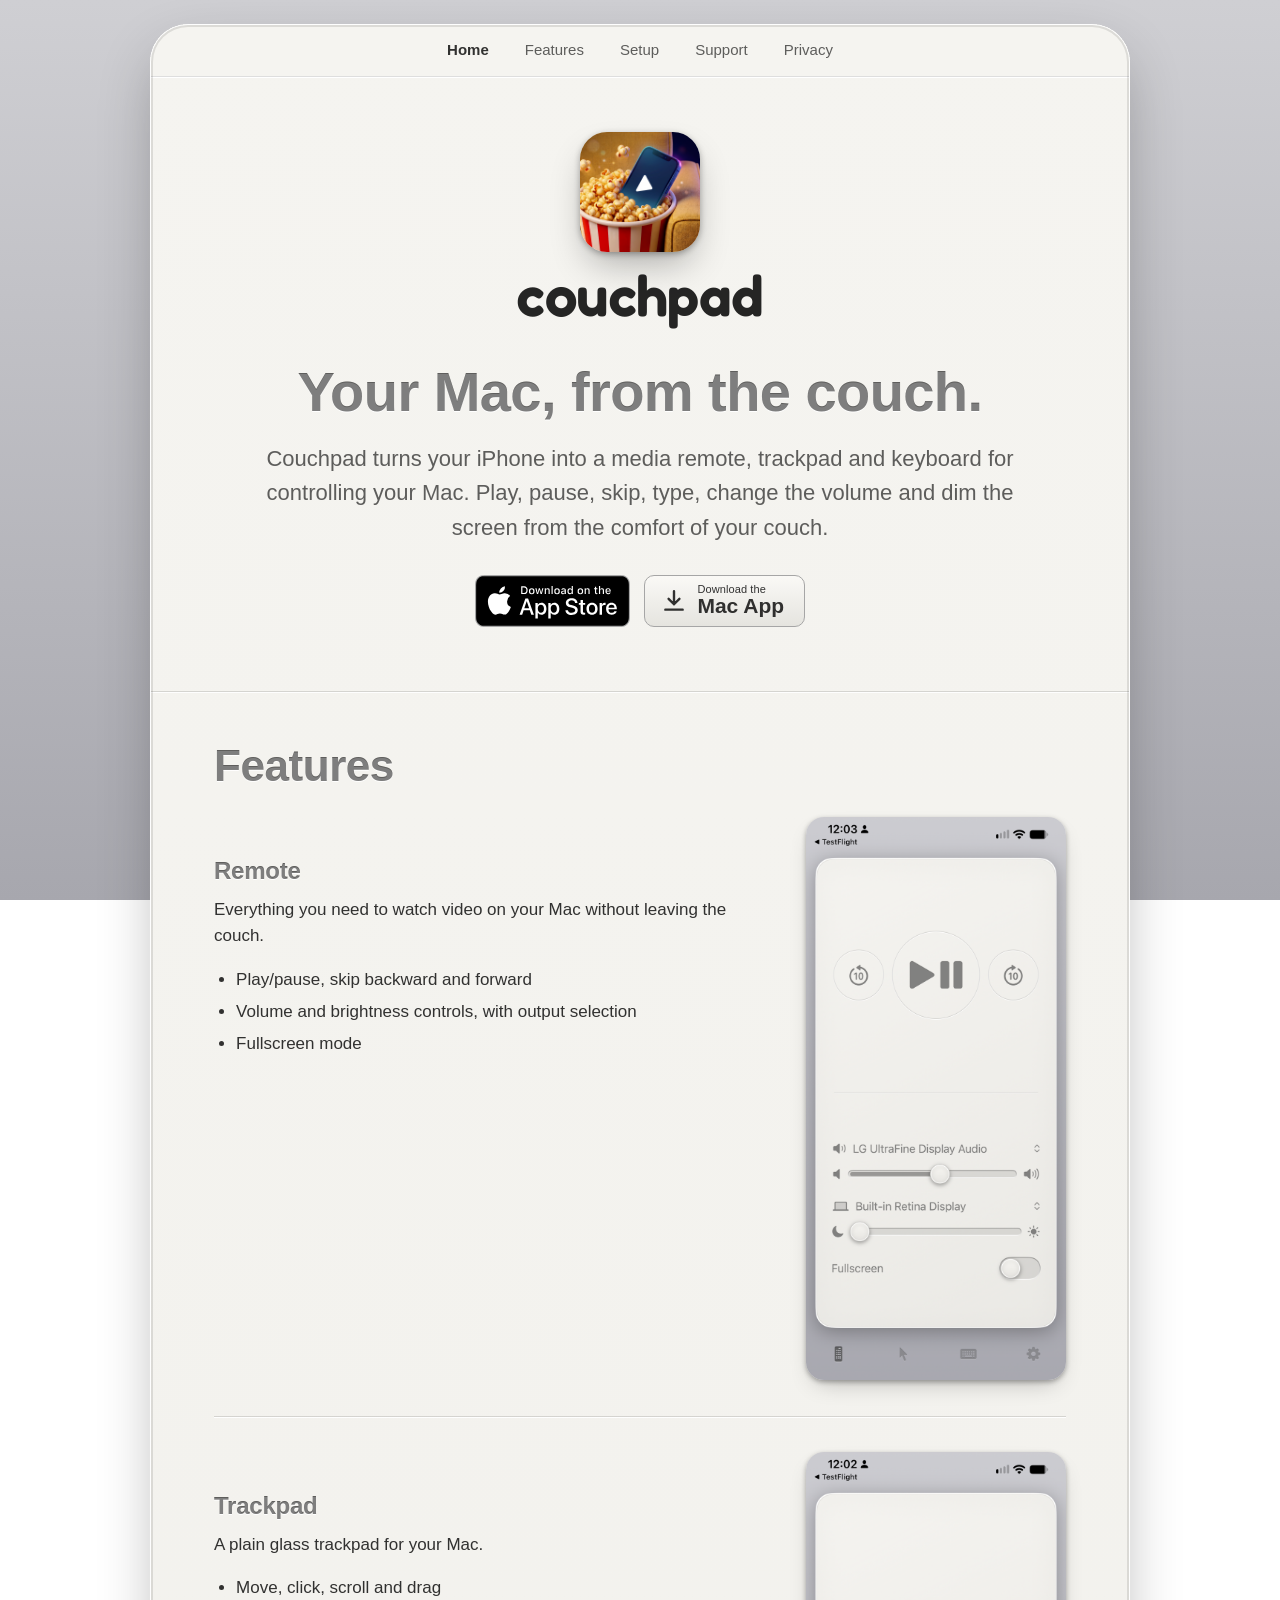
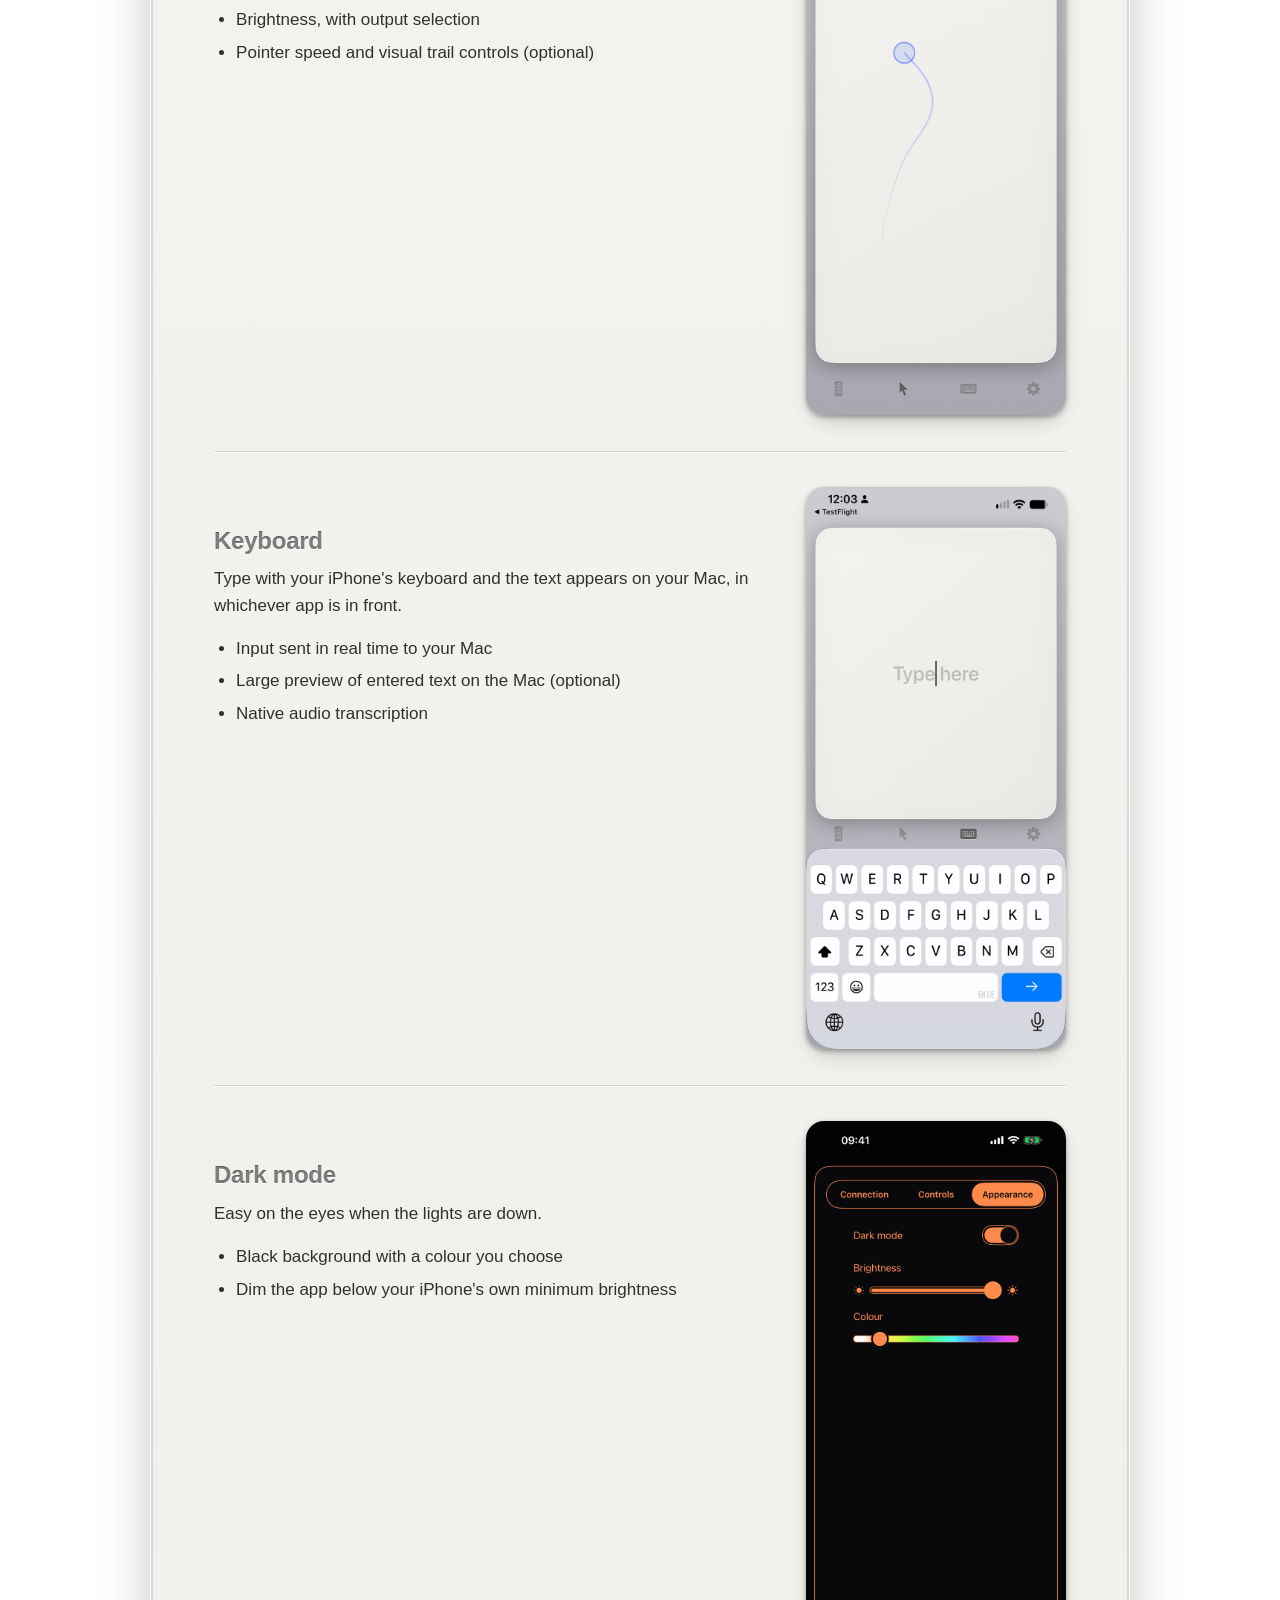
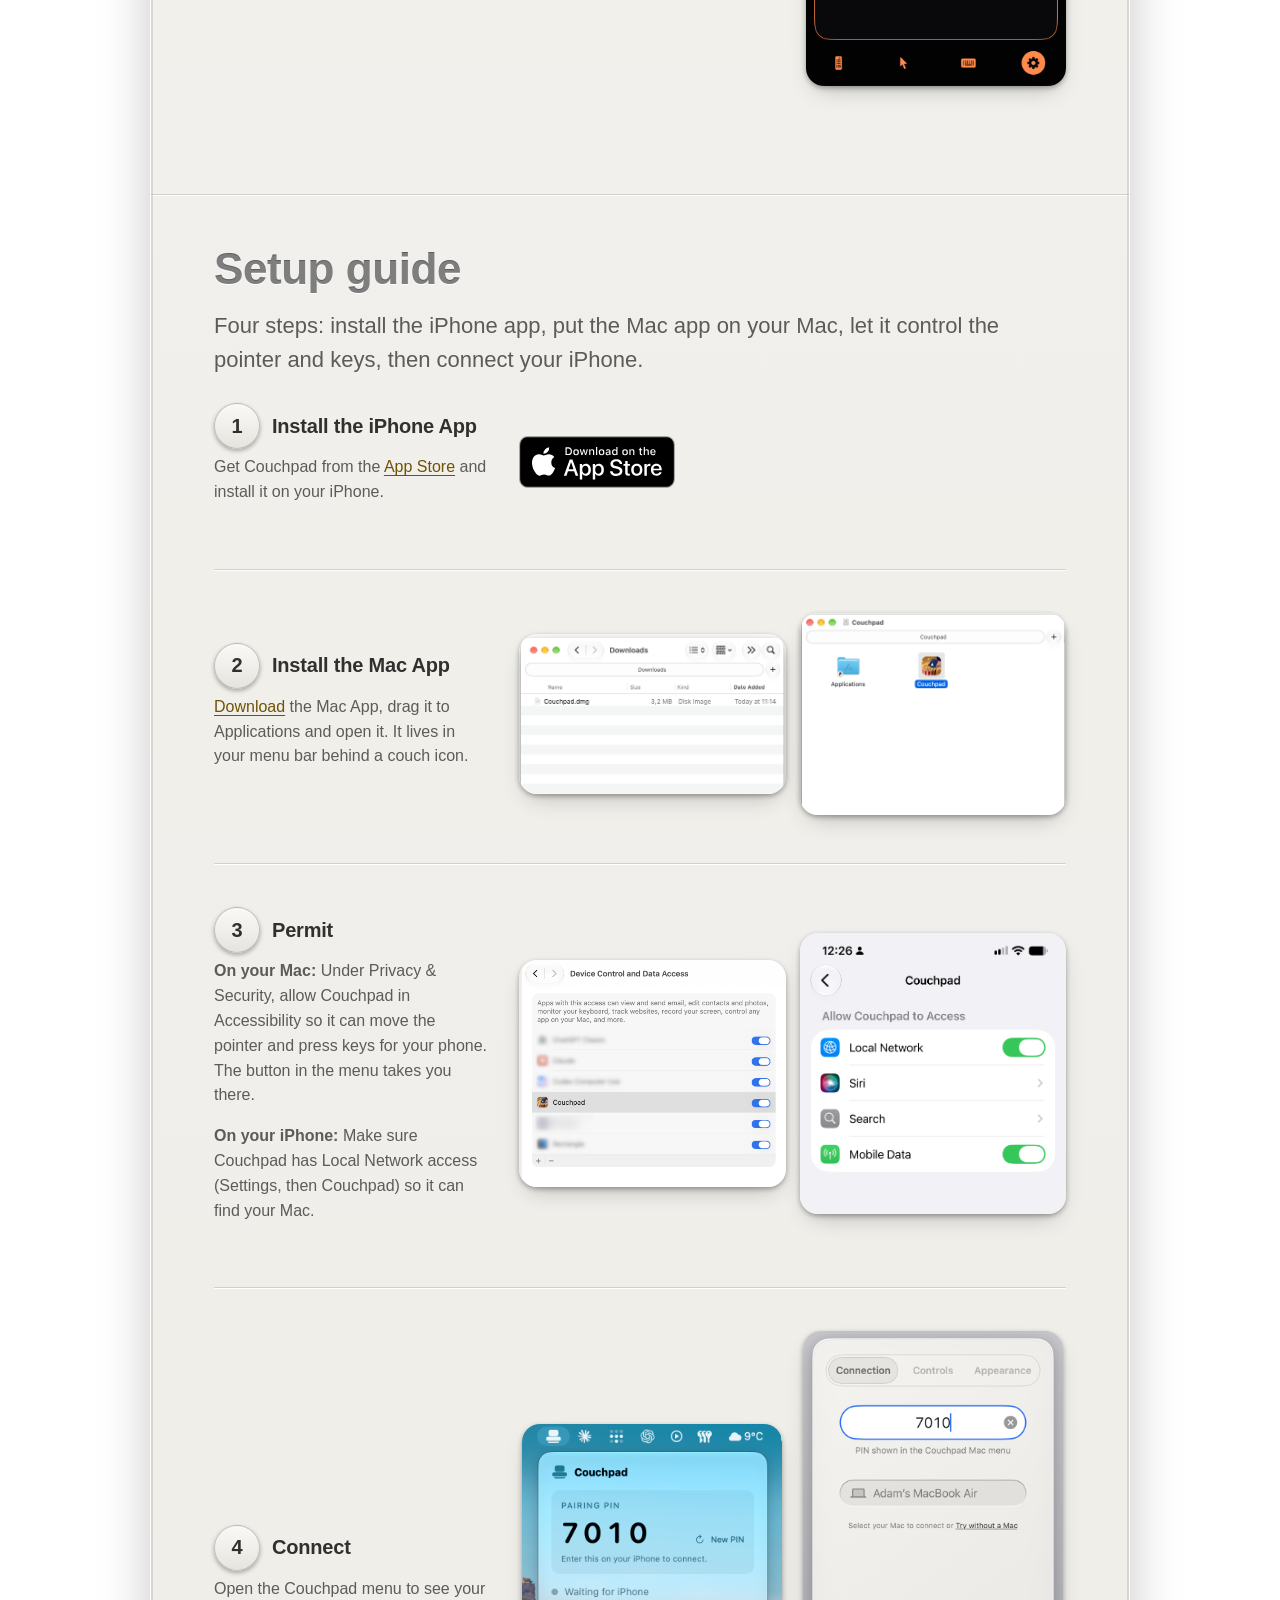
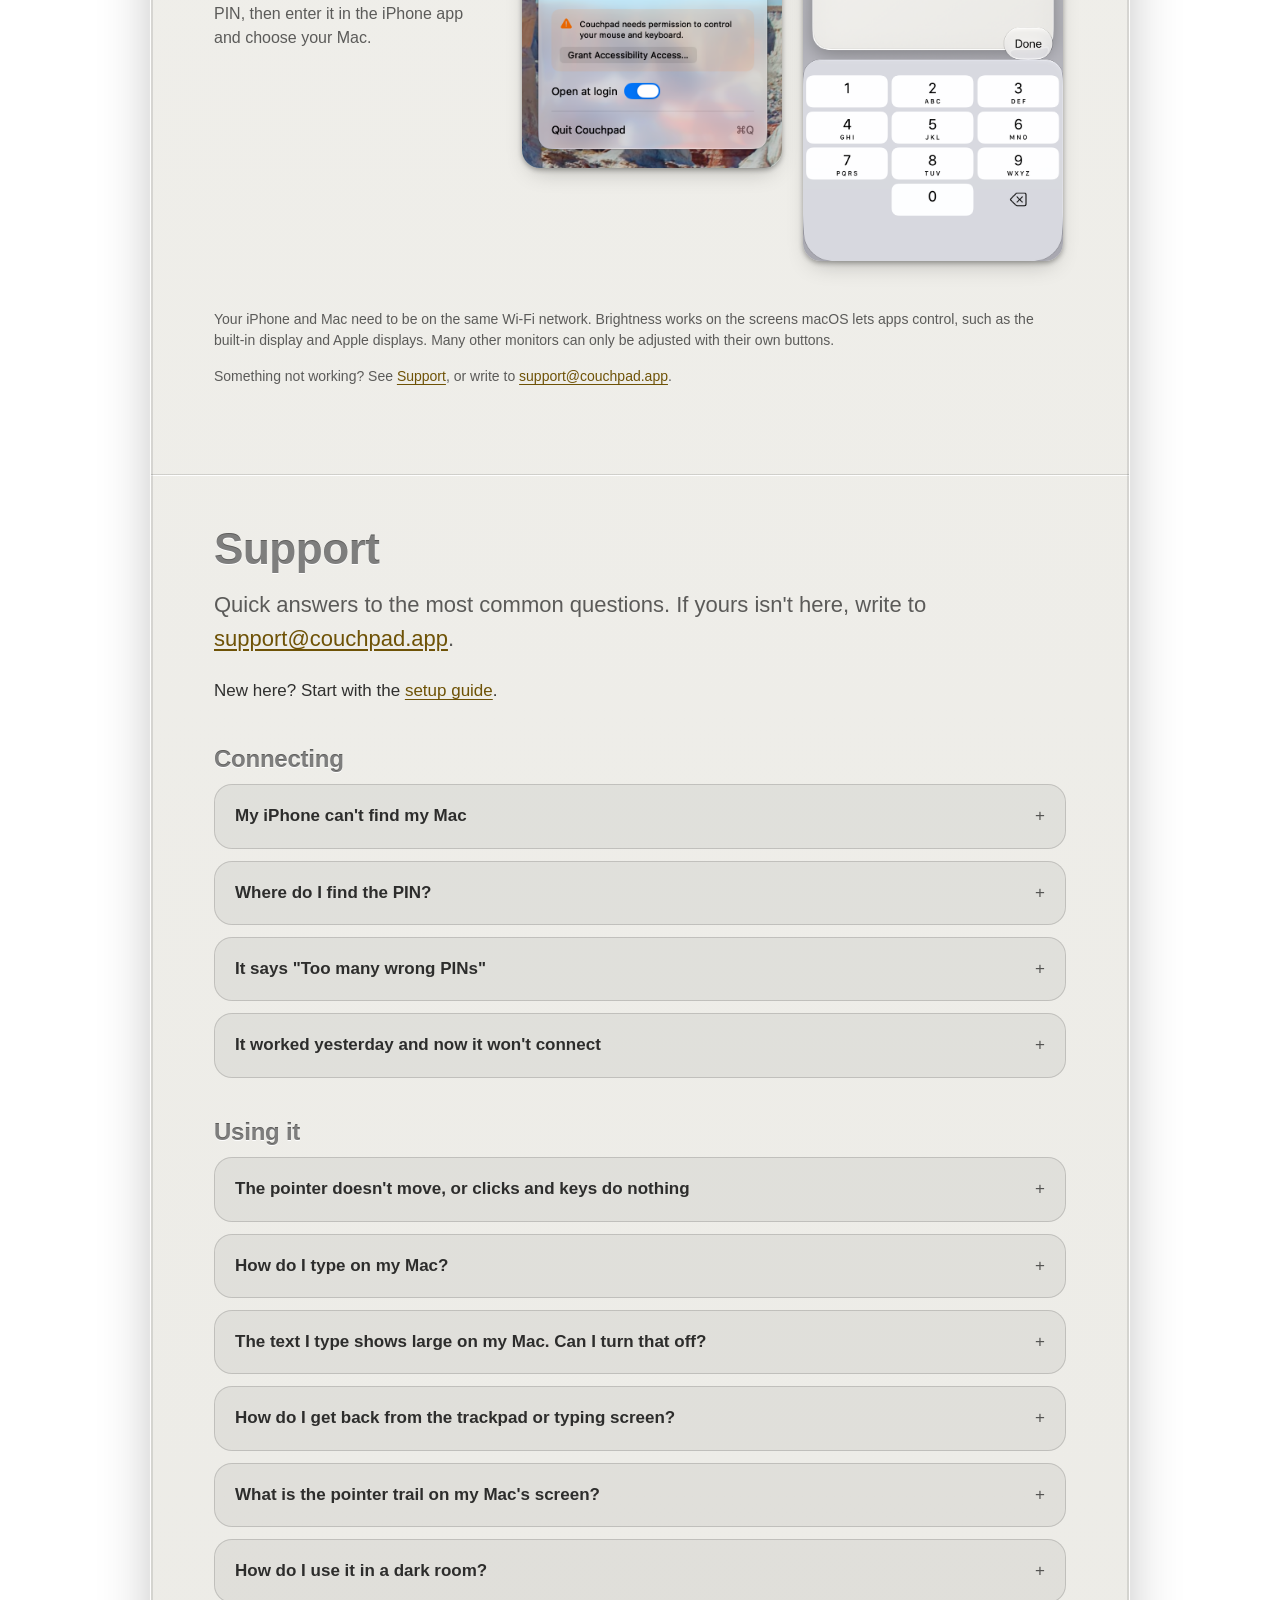
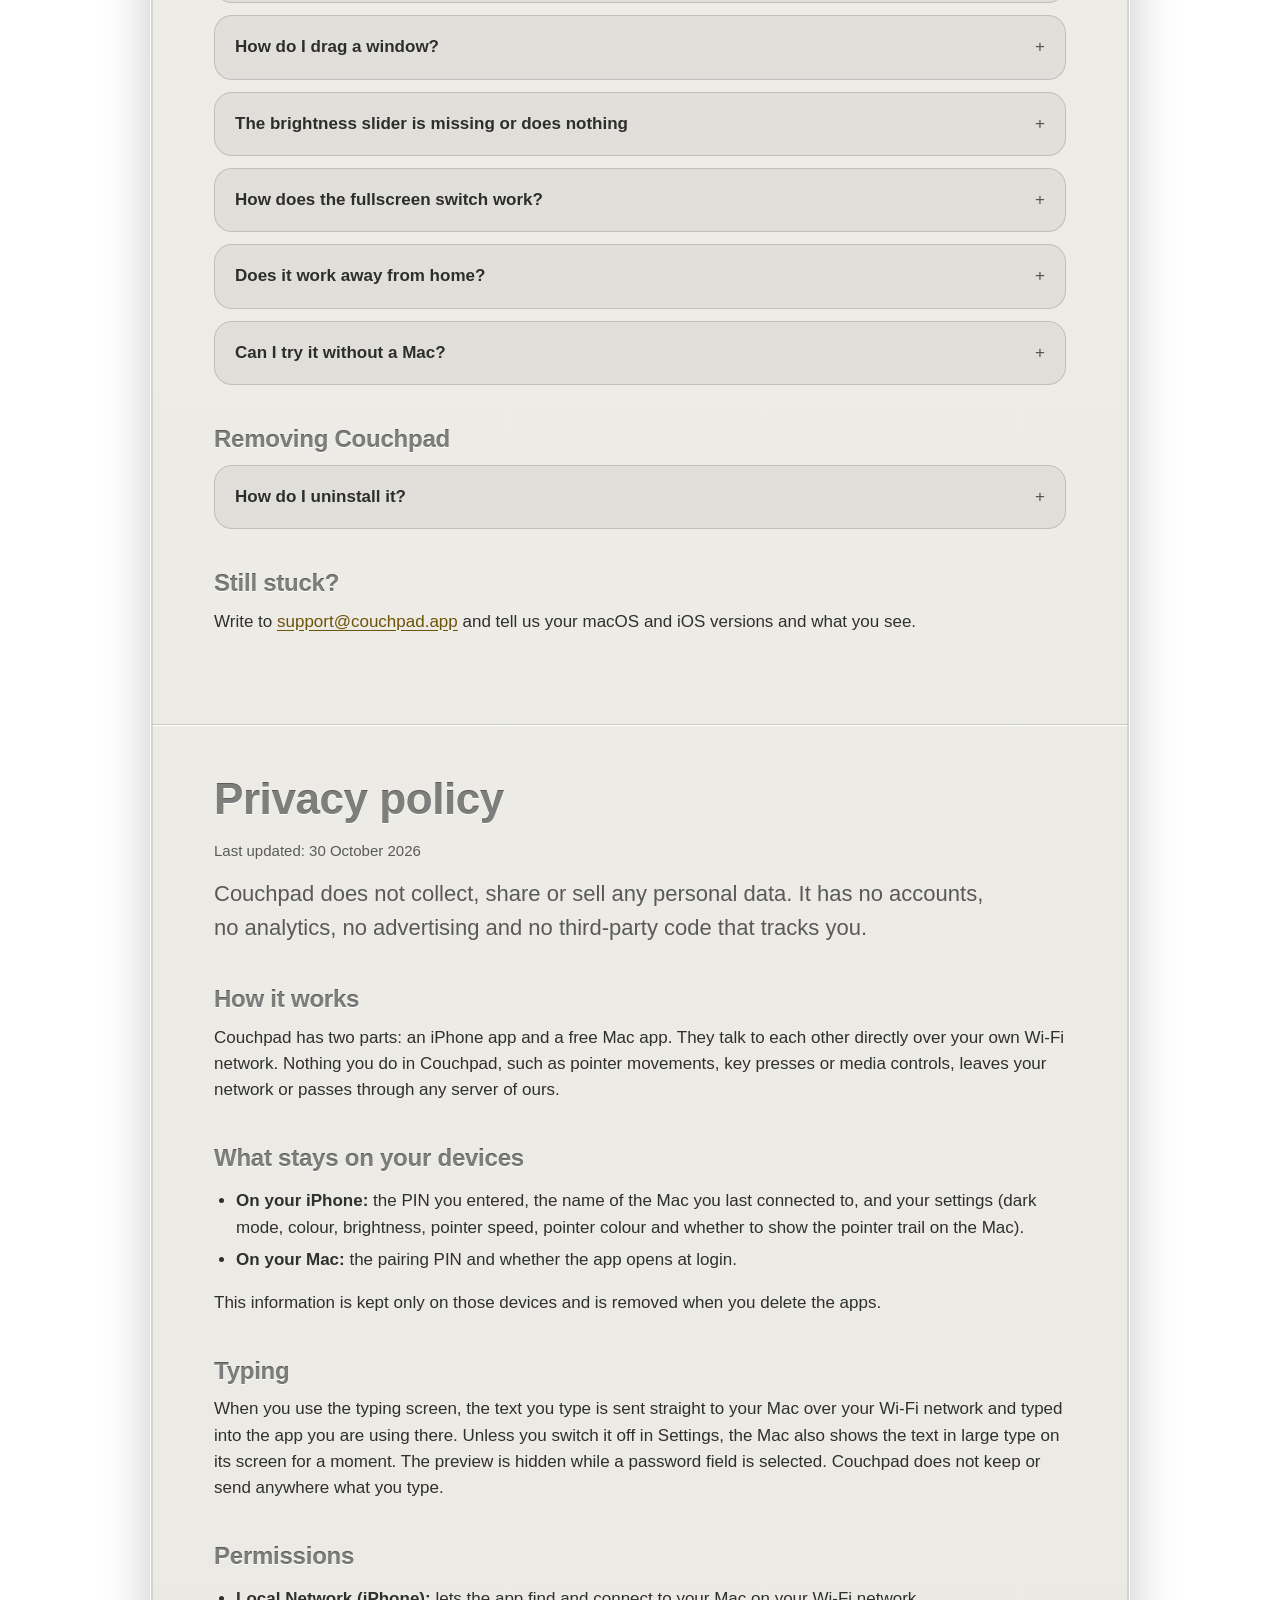
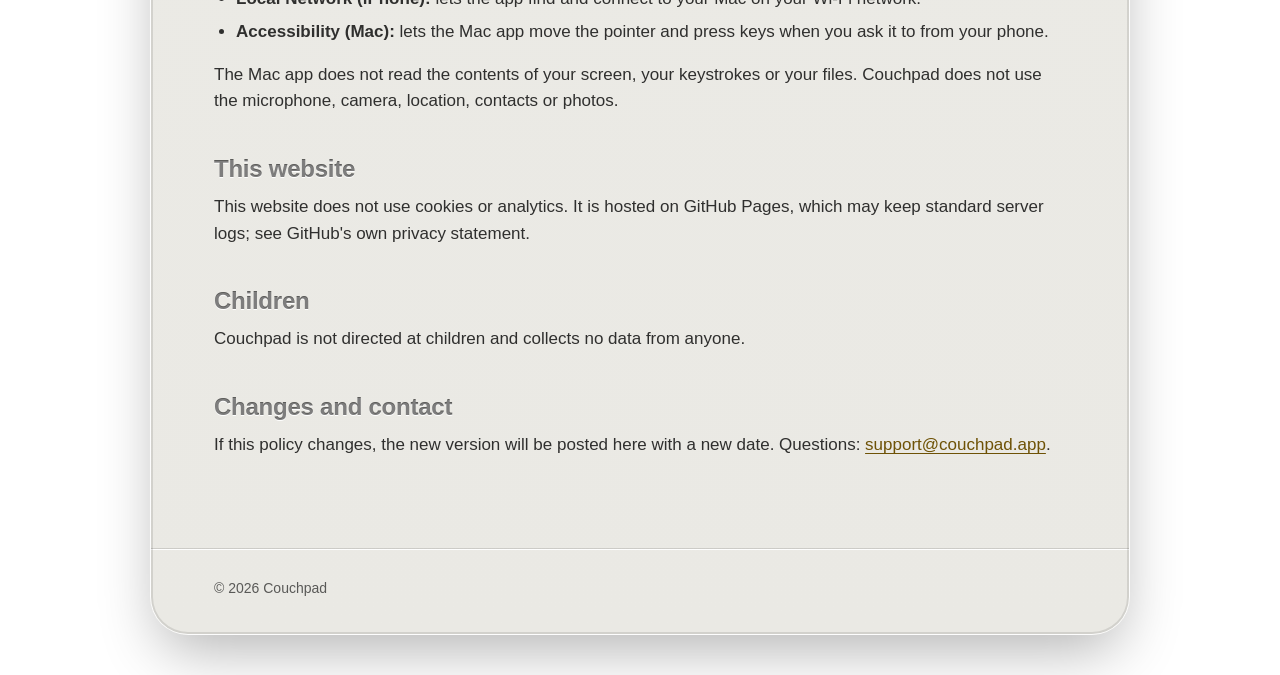
<file: index.html>
<!doctype html>
<html lang="en">
<head>
<meta charset="utf-8">
<meta name="viewport" content="width=device-width, initial-scale=1">
<title>Couchpad: a trackpad and remote for your Mac, on your iPhone</title>
<meta name="description" content="Couchpad turns your iPhone into a glass trackpad and media remote for your Mac. Control video, volume and brightness from the couch.">
<link rel="canonical" href="https://couchpad.app/">
<link rel="icon" type="image/png" sizes="32x32" href="/assets/favicon-32.png">
<link rel="apple-touch-icon" href="/assets/apple-touch-icon.png">
<meta property="og:type" content="website">
<meta property="og:site_name" content="Couchpad">
<meta property="og:title" content="Couchpad: a trackpad and remote for your Mac, on your iPhone">
<meta property="og:description" content="Couchpad turns your iPhone into a glass trackpad and media remote for your Mac. Control video, volume and brightness from the couch.">
<meta property="og:url" content="https://couchpad.app/">
<meta property="og:image" content="https://couchpad.app/assets/icon-512.png">
<meta name="twitter:card" content="summary">
<meta name="theme-color" content="#f5f4f0" media="(prefers-color-scheme: light)">
<meta name="theme-color" content="#313134" media="(prefers-color-scheme: dark)">
<link rel="stylesheet" href="/assets/style.css">
</head>
<body>
<div class="pad">
<header class="site-header inner"><nav aria-label="Main"><a href="#home">Home</a><a href="#features">Features</a><a href="#setup">Setup</a><a href="#support">Support</a><a href="#privacy">Privacy</a></nav></header>
<main>
<div class="inner hero" id="home">
  <div class="hero-brand">
    <img src="/assets/icon-512.png" alt="" width="120" height="120">
    <span class="wordmark">couchpad</span>
  </div>
  <h1 class="etched">Your Mac, from the couch.</h1>
  <p class="lead">Couchpad turns your iPhone into a media remote, trackpad and keyboard for controlling your Mac. Play, pause, skip, type, change the volume and dim the screen from the comfort of your couch.</p>
  <div class="actions">
    <a class="app-store" href="https://apps.apple.com/us/app/couchpad-mac-remote/id6828899828"><img src="/assets/app-store-badge.svg" width="156" height="52" alt="Download on the App Store"></a>
    <a class="button" href="https://github.com/addywaddy/couchpad-site/releases/latest/download/Couchpad.dmg">
      <svg width="18" height="18" viewBox="0 0 24 24" fill="none" stroke="currentColor" stroke-width="2.2" stroke-linecap="round" stroke-linejoin="round" aria-hidden="true"><path d="M12 3v12m0 0l-5-5m5 5l5-5M4 20h16"/></svg>
      <span class="button-label"><small>Download the</small><strong>Mac App</strong></span>
    </a>
  </div>
</div>
<hr class="rule">
<section class="inner page guide" id="features">
  <h2 class="etched title">Features</h2>
<div class="features">
  <div class="feature">
    <div class="feature-text"><h3 class="etched sub">Remote</h3><p>Everything you need to watch video on your Mac without leaving the couch.</p>
      <ul>
        <li>Play/pause, skip backward and forward</li>
        <li>Volume and brightness controls, with output selection</li>
        <li>Fullscreen mode</li>
      </ul></div>
    <div class="feature-shot"><img src="/assets/screens/features/remote.png" width="700" height="1515" loading="lazy" alt="The Couchpad remote: skip back and forward ten seconds, a large play and pause button, volume and brightness sliders with their device pickers, and a fullscreen switch."></div>
  </div>
  <div class="feature">
    <div class="feature-text"><h3 class="etched sub">Trackpad</h3><p>A plain glass trackpad for your Mac.</p>
      <ul>
        <li>Move, click, scroll and drag</li>
        <li>Brightness, with output selection</li>
        <li>Pointer speed and visual trail controls (optional)</li>
      </ul></div>
    <div class="feature-shot"><img src="/assets/screens/features/trackpad.png" width="700" height="1515" loading="lazy" alt="The Couchpad trackpad: a blank glass pad with a faint blue trail and a ring marking the pointer."></div>
  </div>
  <div class="feature">
    <div class="feature-text"><h3 class="etched sub">Keyboard</h3><p>Type with your iPhone's keyboard and the text appears on your Mac, in whichever app is in front.</p>
      <ul>
        <li>Input sent in real time to your Mac</li>
        <li>Large preview of entered text on the Mac (optional)</li>
        <li>Native audio transcription</li>
      </ul></div>
    <div class="feature-shot"><img src="/assets/screens/features/keyboard.png" width="700" height="1515" loading="lazy" alt="The Couchpad typing screen: a glass pad reading Type here, above the iPhone keyboard."></div>
  </div>
  <div class="feature">
    <div class="feature-text"><h3 class="etched sub">Dark mode</h3><p>Easy on the eyes when the lights are down.</p>
      <ul>
        <li>Black background with a colour you choose</li>
        <li>Dim the app below your iPhone's own minimum brightness</li>
      </ul></div>
    <div class="feature-shot"><img src="/assets/screens/features/dark-mode.png" width="700" height="1521" loading="lazy" alt="Couchpad's Appearance settings in dark mode: a dark mode switch, a brightness slider and a rainbow colour slider."></div>
  </div>
</div>
</section>
<hr class="rule">
<section class="inner page guide" id="setup">
  <h2 class="etched title">Setup guide</h2>
  <p class="lead" style="margin-left:0">Four steps: install the iPhone app, put the Mac app on your Mac, let it control the pointer and keys, then connect your iPhone.</p>
  <ol class="steps">
    <li><div class="step-text"><h3>Install the iPhone App</h3><p>Get Couchpad from the <a href="https://apps.apple.com/us/app/couchpad-mac-remote/id6828899828">App Store</a> and install it on your iPhone.</p></div>
      <div class="step-shots">
        <a class="app-store" href="https://apps.apple.com/us/app/couchpad-mac-remote/id6828899828"><img src="/assets/app-store-badge.svg" width="156" height="52" alt="Download on the App Store"></a>
      </div></li>
    <li><div class="step-text"><h3>Install the Mac App</h3><p><a href="https://github.com/addywaddy/couchpad-site/releases/latest/download/Couchpad.dmg">Download</a> the Mac App, drag it to Applications and open it. It lives in your menu bar behind a couch icon.</p></div>
      <div class="step-shots">
        <img src="/assets/screens/instructions/1-1-install.png" width="1092" height="658" loading="lazy" alt="The Downloads folder in Finder, holding Couchpad.dmg.">
        <img src="/assets/screens/instructions/1-2-install.png" width="1088" height="828" loading="lazy" alt="The Couchpad disk image: drag the Couchpad icon onto the Applications folder.">
      </div></li>
    <li><div class="step-text"><h3>Permit</h3><p><strong>On your Mac:</strong> Under Privacy &amp; Security, allow Couchpad in Accessibility so it can move the pointer and press keys for your phone. The button in the menu takes you there.</p><p><strong>On your iPhone:</strong> Make sure Couchpad has Local Network access (Settings, then Couchpad) so it can find your Mac.</p></div>
      <div class="step-shots">
        <img src="/assets/screens/instructions/2-1-permit.png" width="1026" height="872" loading="lazy" alt="System Settings on the Mac, Accessibility: the switch next to Couchpad is on.">
        <img src="/assets/screens/instructions/2-2-permit.png" width="1170" height="1233" loading="lazy" alt="The iPhone's Settings for Couchpad: the Local Network switch is on.">
      </div></li>
    <li><div class="step-text"><h3>Connect</h3><p>Open the Couchpad menu to see your PIN, then enter it in the iPhone app and choose your Mac.</p></div>
      <div class="step-shots">
        <img src="/assets/screens/instructions/3-1-connect.png" width="700" height="1425" loading="lazy" alt="The iPhone app's Connection settings with the PIN entered and the Mac listed below it.">
        <img src="/assets/screens/instructions/3-2-connect.png" width="700" height="1425" loading="lazy" alt="The same screen once connected: the Mac is ticked and a Disconnect button appears.">
      </div></li>
  </ol>
  <p class="fine">Your iPhone and Mac need to be on the same Wi-Fi network. Brightness works on the screens macOS lets apps control, such as the built-in display and Apple displays. Many other monitors can only be adjusted with their own buttons.</p>
  <p class="fine">Something not working? See <a href="#support">Support</a>, or write to <a href="mailto:support@couchpad.app">support@couchpad.app</a>.</p>
</section>
<hr class="rule">
<section class="inner page guide" id="support">
  <h2 class="etched title">Support</h2>
  <p class="lead" style="margin-left:0">Quick answers to the most common questions. If yours isn't here, write to <a href="mailto:support@couchpad.app">support@couchpad.app</a>.</p>

  <p>New here? Start with the <a href="#setup">setup guide</a>.</p>

  <h3 class="etched sub" id="connecting">Connecting</h3>
  <details>
    <summary>My iPhone can't find my Mac</summary>
    <ul>
      <li>Check that both are on the <strong>same Wi-Fi network</strong>. Guest networks, some office networks and some hotel or student Wi-Fi stop devices seeing each other.</li>
      <li>Check the Couchpad sofa icon is in your Mac's menu bar. If not, open Couchpad from Applications.</li>
      <li>On your iPhone, open Settings &rarr; Privacy &amp; Security &rarr; Local Network and make sure Couchpad is on.</li>
      <li>If you use a VPN on either device, try turning it off.</li>
      <li>If your Mac's firewall is on, allow incoming connections for Couchpad in System Settings &rarr; Network &rarr; Firewall.</li>
    </ul>
  </details>
  <details>
    <summary>Where do I find the PIN?</summary>
    <p>Click the Couchpad icon in your Mac's menu bar. The PIN is shown at the top. Enter it in the iPhone app and choose your Mac from the list.</p>
  </details>
  <details>
    <summary>It says "Too many wrong PINs"</summary>
    <p>To stop anyone guessing your PIN, five wrong attempts in a row pause pairing for 30 seconds. Each further batch of five doubles the wait, up to an hour. After 20 wrong guesses in total, the Mac chooses a new PIN. Wait for the pause to end and enter the PIN from the Couchpad menu. Choose <em>New PIN</em> there at any time to change it.</p>
  </details>
  <details>
    <summary>It worked yesterday and now it won't connect</summary>
    <p>Your Mac's PIN may have changed, or the Mac may be asleep or on a different network. Check the PIN in the Couchpad menu, then open Settings in the iPhone app and enter it again.</p>
  </details>

  <h3 class="etched sub">Using it</h3>
  <details id="accessibility">
    <summary>The pointer doesn't move, or clicks and keys do nothing</summary>
    <p>Couchpad needs the Accessibility permission to act as a mouse and keyboard. On your Mac open System Settings &rarr; Privacy &amp; Security &rarr; Accessibility and switch Couchpad on. The Couchpad menu has a button that takes you there. After you allow it, the iPhone app updates within a few seconds.</p>
  </details>
  <details>
    <summary>How do I type on my Mac?</summary>
    <p>Tap the keyboard icon in the bar along the bottom of the app. Whatever you type appears on your Mac as you type, in the app that's in front, so click the search box or text field on your Mac first (with the trackpad). Drag along the space bar to move the cursor; the Mac's cursor follows. The Return key presses Return on the Mac, for example to submit a search.</p>
  </details>
  <details>
    <summary>The text I type shows large on my Mac. Can I turn that off?</summary>
    <p>Yes. In the iPhone app go to Settings &rarr; Controls and switch off <em>Typing preview on Mac</em>. The preview is also hidden automatically while a password field is selected.</p>
  </details>
  <details>
    <summary>How do I get back from the trackpad or typing screen?</summary>
    <p>Tap any icon in the bar along the bottom, or tap the trackpad with three fingers to go back to the remote.</p>
  </details>
  <details>
    <summary>What is the pointer trail on my Mac's screen?</summary>
    <p>While you use the trackpad, your Mac can show a thin fading trail behind the pointer, and a soft ring that pings outwards for a couple of seconds where it stops. Both help you find the pointer from across the room. Switch it off in Settings &rarr; Controls with <em>Pointer trail on Mac</em>, or choose its colour with the <em>Pointer colour</em> strip: drag all the way left for white, or along the rainbow for a colour.</p>
  </details>
  <details>
    <summary>How do I use it in a dark room?</summary>
    <p>In Settings &rarr; Appearance turn on Dark mode. Then use the <em>Brightness</em> strip to dim the app further than the iPhone's own screen allows. Then use the <em>Colour</em> strip: drag it all the way left for white, or along the rainbow for a colour. Warm colours such as orange and red are the gentlest on your eyes in the dark.</p>
  </details>
  <details>
    <summary>How do I drag a window?</summary>
    <p>Put the pointer on the window's title bar, then hold one finger still on the trackpad until you feel a tap. Slide your finger to move the window and lift it to let go.</p>
  </details>
  <details>
    <summary>The brightness slider is missing or does nothing</summary>
    <p>macOS only lets apps change brightness on some screens, such as the built-in display and Apple displays. Many other monitors can only be adjusted with their own buttons or on-screen menu. The slider appears only for screens Couchpad can control.</p>
  </details>
  <details>
    <summary>How does the fullscreen switch work?</summary>
    <p>In the Apple TV app it sends <kbd>fn</kbd> + <kbd>F</kbd>, the Mac's fullscreen shortcut. In a browser it presses <kbd>F</kbd> to make the video fullscreen and <kbd>Esc</kbd> to leave it, which is what video players on streaming sites listen for. The switch follows the window's real state, including when you change it on the Mac.</p>
  </details>
  <details>
    <summary>Does it work away from home?</summary>
    <p>Couchpad works over a local Wi-Fi network only. Both devices have to be on the same network. It doesn't connect over the internet, which is also why nothing leaves your network.</p>
  </details>
  <details>
    <summary>Can I try it without a Mac?</summary>
    <p>Yes. On the iPhone app's settings page (Connection tab), choose <em>Try without a Mac</em>. Every control works on sample data and nothing is sent anywhere.</p>
  </details>

  <h3 class="etched sub">Removing Couchpad</h3>
  <details>
    <summary>How do I uninstall it?</summary>
    <ol>
      <li>Choose Quit Couchpad from the menu bar icon.</li>
      <li>Drag Couchpad from Applications to the Bin.</li>
      <li>Optionally remove it from System Settings &rarr; Privacy &amp; Security &rarr; Accessibility.</li>
      <li>Delete the app from your iPhone as usual.</li>
    </ol>
  </details>

  <h3 class="etched sub">Still stuck?</h3>
  <p>Write to <a href="mailto:support@couchpad.app">support@couchpad.app</a> and tell us your macOS and iOS versions and what you see.</p>
</section>
<hr class="rule">

<section class="inner page guide" id="privacy">
  <h2 class="etched title">Privacy policy</h2>
  <p class="meta">Last updated: 30 October 2026</p>
  <p class="lead" style="margin-left:0">Couchpad does not collect, share or sell any personal data. It has no accounts, no analytics, no advertising and no third-party code that tracks you.</p>

  <h3 class="etched sub">How it works</h3>
  <p>Couchpad has two parts: an iPhone app and a free Mac app. They talk to each other directly over your own Wi-Fi network. Nothing you do in Couchpad, such as pointer movements, key presses or media controls, leaves your network or passes through any server of ours.</p>

  <h3 class="etched sub">What stays on your devices</h3>
  <ul>
    <li><strong>On your iPhone:</strong> the PIN you entered, the name of the Mac you last connected to, and your settings (dark mode, colour, brightness, pointer speed, pointer colour and whether to show the pointer trail on the Mac).</li>
    <li><strong>On your Mac:</strong> the pairing PIN and whether the app opens at login.</li>
  </ul>
  <p>This information is kept only on those devices and is removed when you delete the apps.</p>

  <h3 class="etched sub">Typing</h3>
  <p>When you use the typing screen, the text you type is sent straight to your Mac over your Wi-Fi network and typed into the app you are using there. Unless you switch it off in Settings, the Mac also shows the text in large type on its screen for a moment. The preview is hidden while a password field is selected. Couchpad does not keep or send anywhere what you type.</p>

  <h3 class="etched sub">Permissions</h3>
  <ul>
    <li><strong>Local Network (iPhone):</strong> lets the app find and connect to your Mac on your Wi-Fi network.</li>
    <li><strong>Accessibility (Mac):</strong> lets the Mac app move the pointer and press keys when you ask it to from your phone.</li>
  </ul>
  <p>The Mac app does not read the contents of your screen, your keystrokes or your files. Couchpad does not use the microphone, camera, location, contacts or photos.</p>

  <h3 class="etched sub">This website</h3>
  <p>This website does not use cookies or analytics. It is hosted on GitHub Pages, which may keep standard server logs; see GitHub's own privacy statement.</p>

  <h3 class="etched sub">Children</h3>
  <p>Couchpad is not directed at children and collects no data from anyone.</p>

  <h3 class="etched sub">Changes and contact</h3>
  <p>If this policy changes, the new version will be posted here with a new date. Questions: <a href="mailto:support@couchpad.app">support@couchpad.app</a>.</p>
</section>
</main>
<hr class="rule">

<footer class="inner site-footer">
  <span>&copy; 2026 Couchpad</span>
</footer>
</div>
<script>
// Mark the nav link for the section in view.
(function () {
  var links = document.querySelectorAll('.site-header a');
  var ids = Array.prototype.map.call(links, function (a) { return a.getAttribute('href').slice(1); });
  if (!('IntersectionObserver' in window)) return;
  var current = {};
  var io = new IntersectionObserver(function (entries) {
    entries.forEach(function (e) { current[e.target.id] = e.isIntersecting; });
    var active = ids.filter(function (id) { return current[id]; }).pop();
    if (!active) return;
    links.forEach(function (a) {
      if (a.getAttribute('href') === '#' + active) a.setAttribute('aria-current', 'true');
      else a.removeAttribute('aria-current');
    });
  }, { rootMargin: '-35% 0px -60% 0px' });
  ids.forEach(function (id) { var el = document.getElementById(id); if (el) io.observe(el); });
})();
</script>
</body>
</html>
</file>
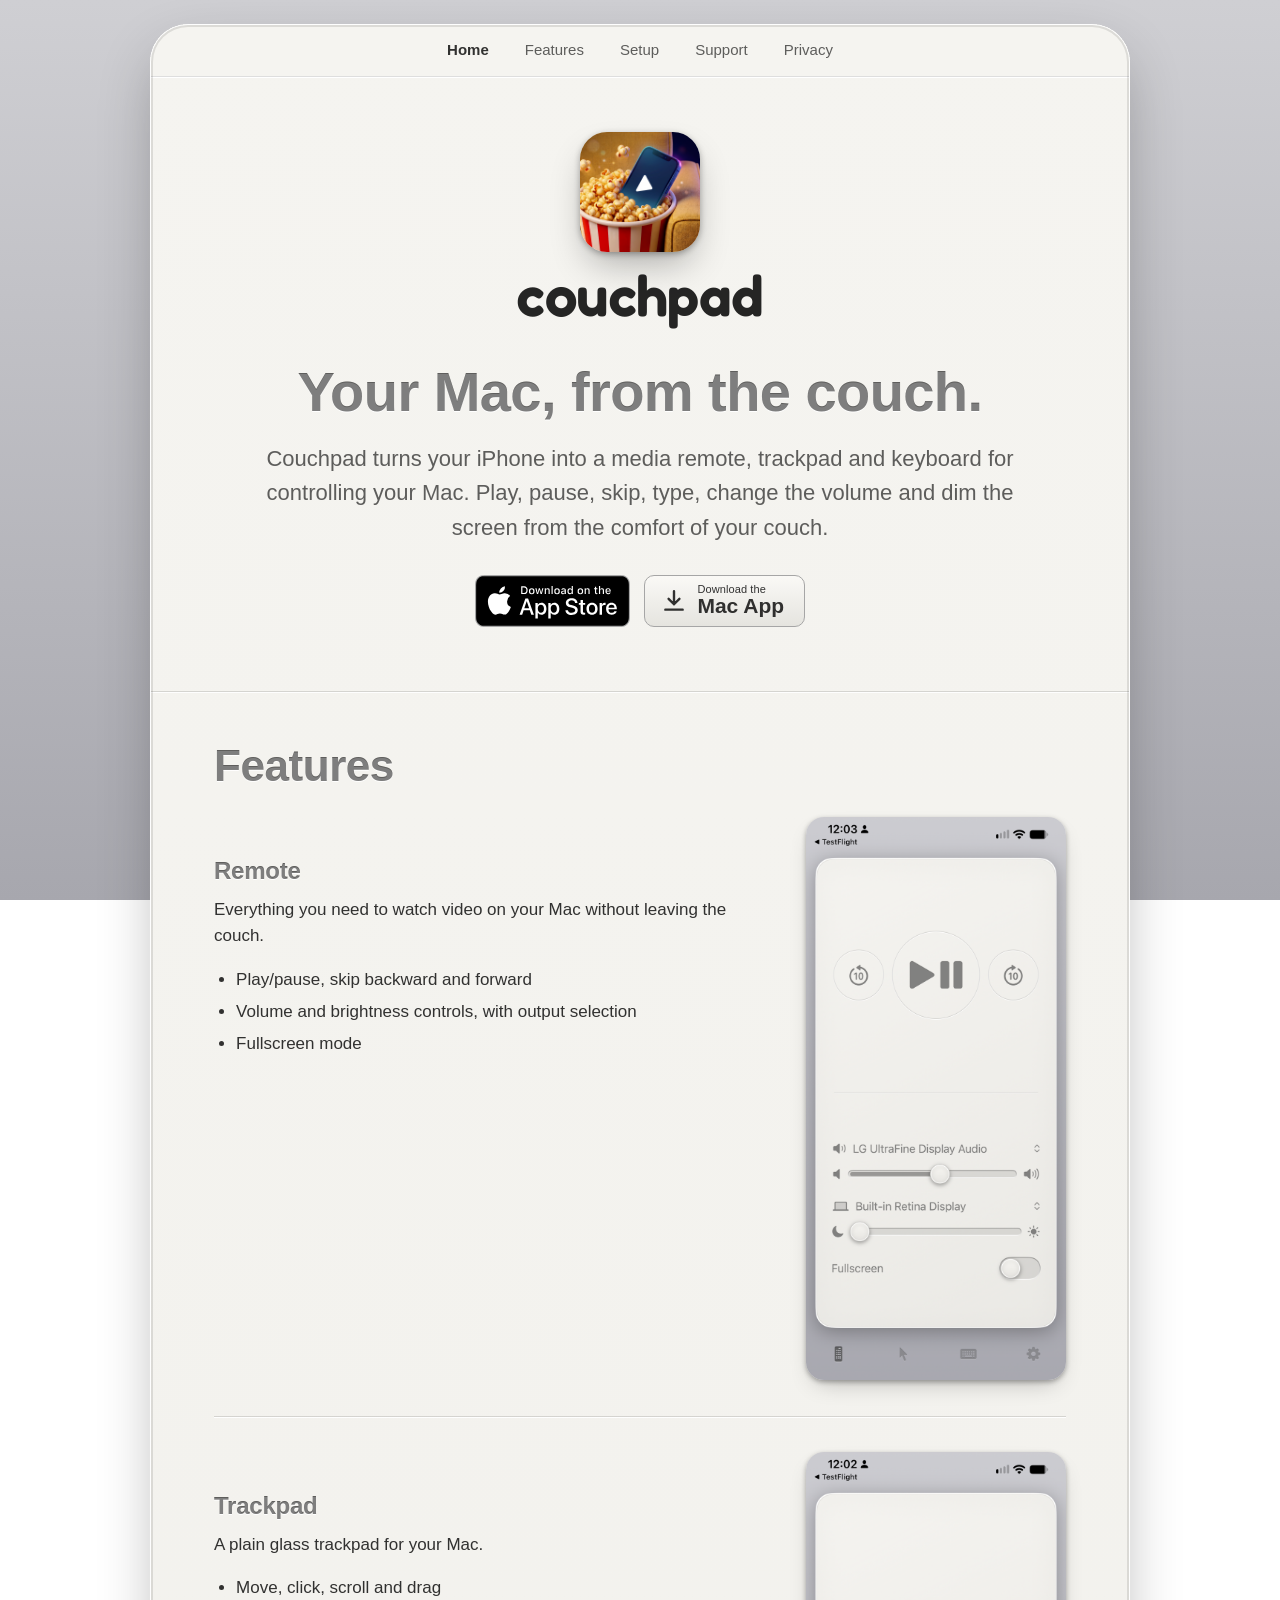
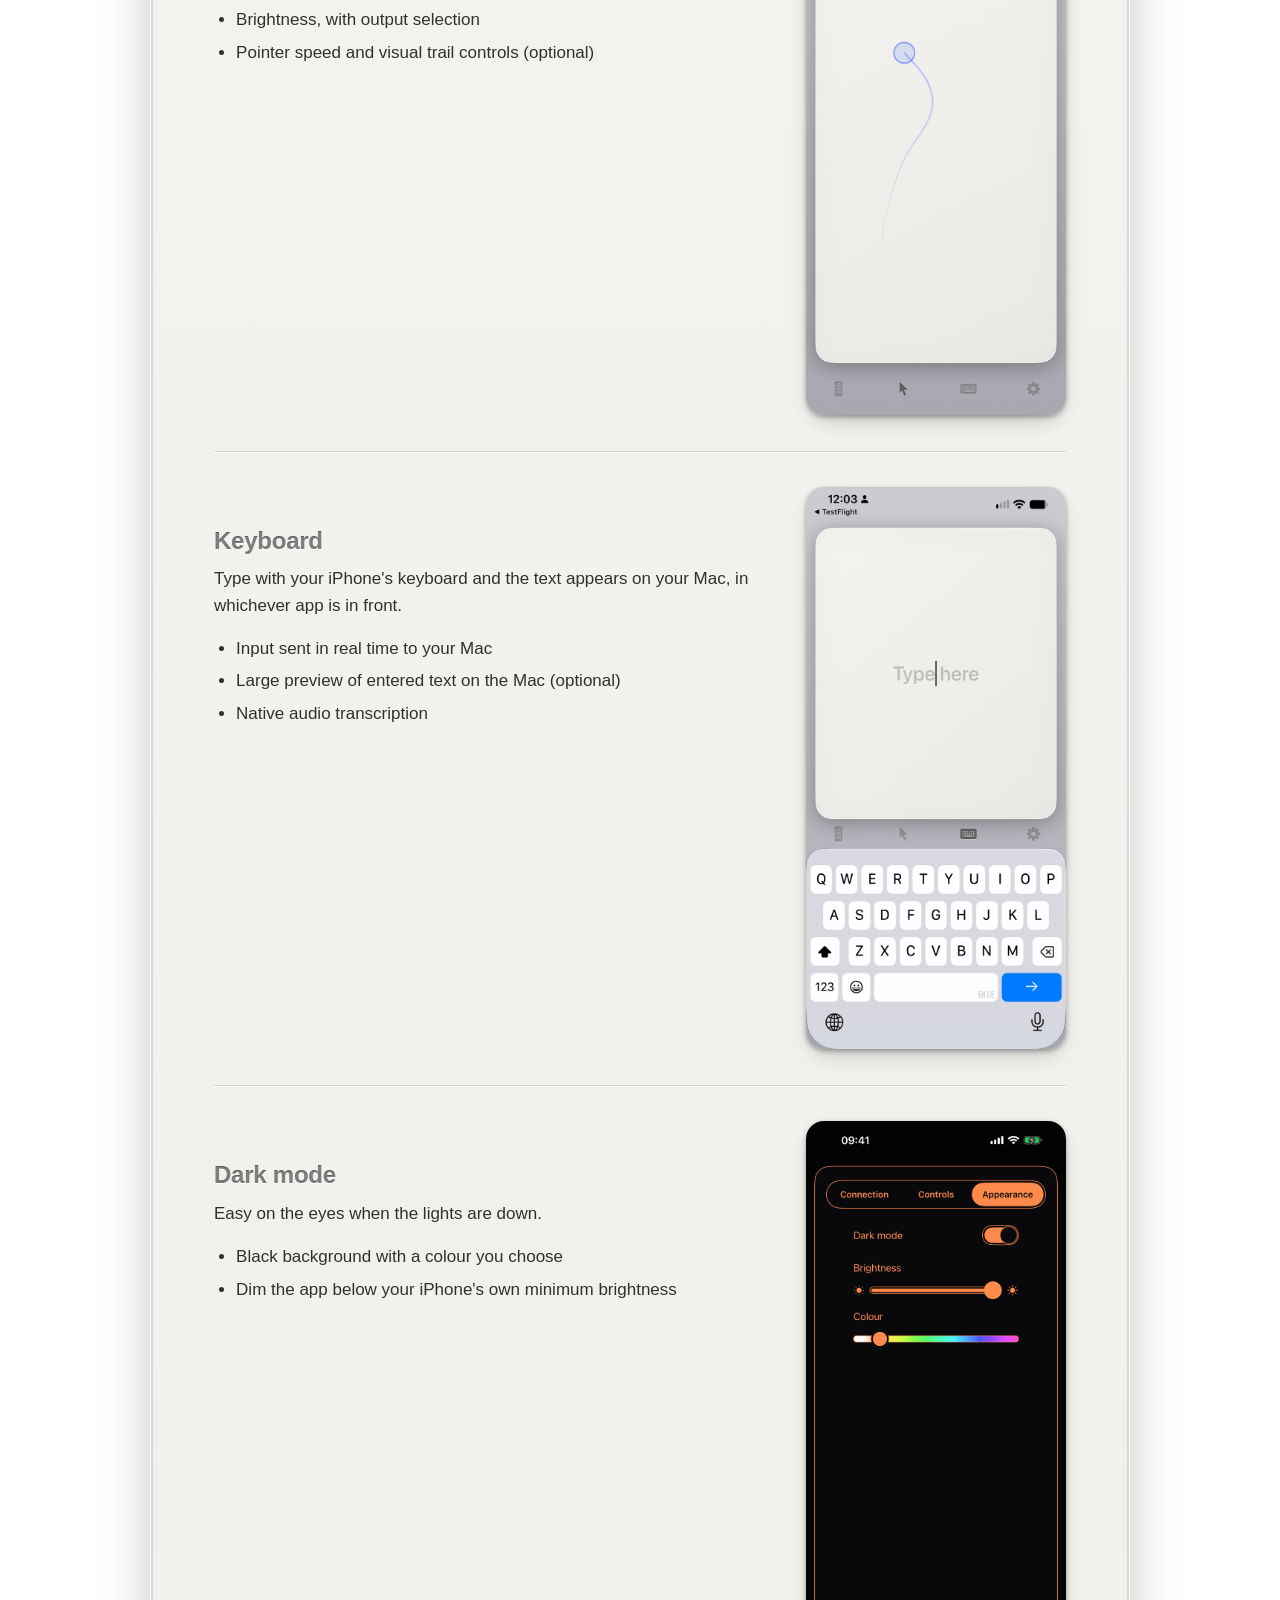
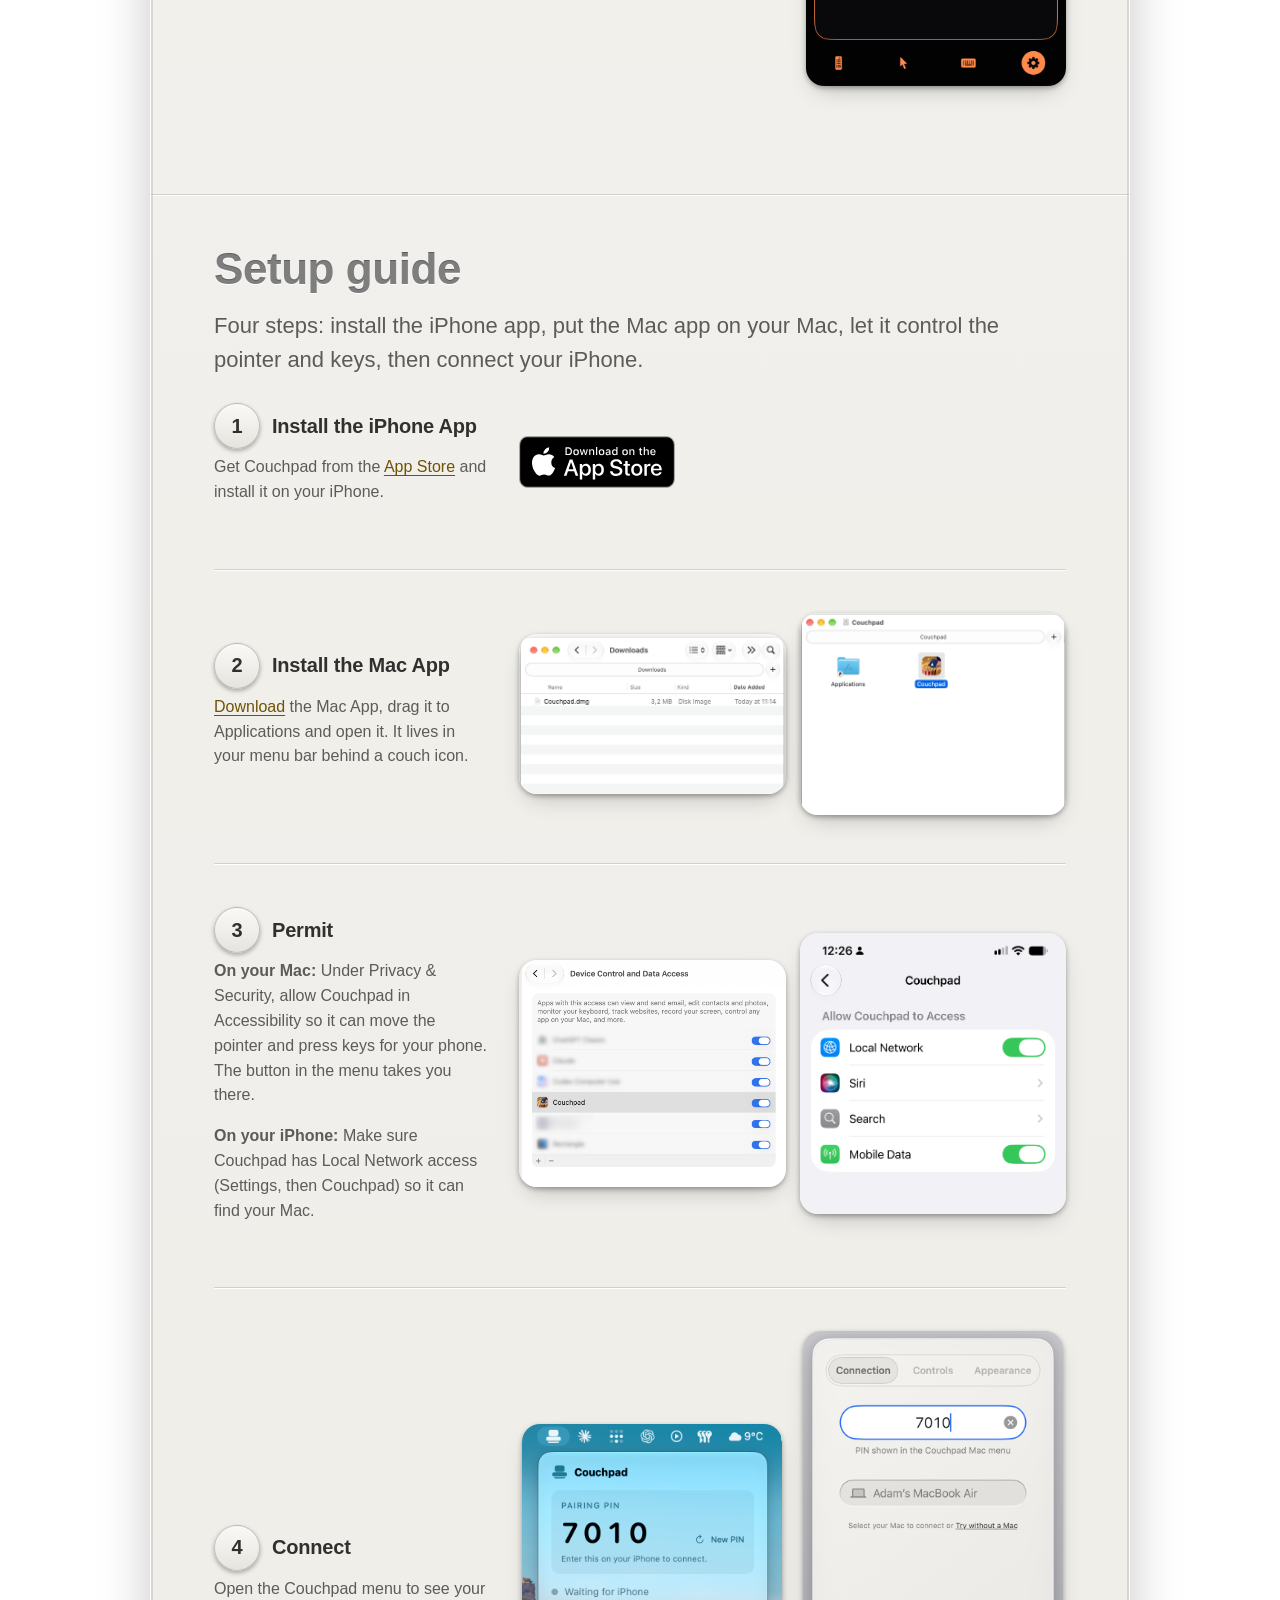
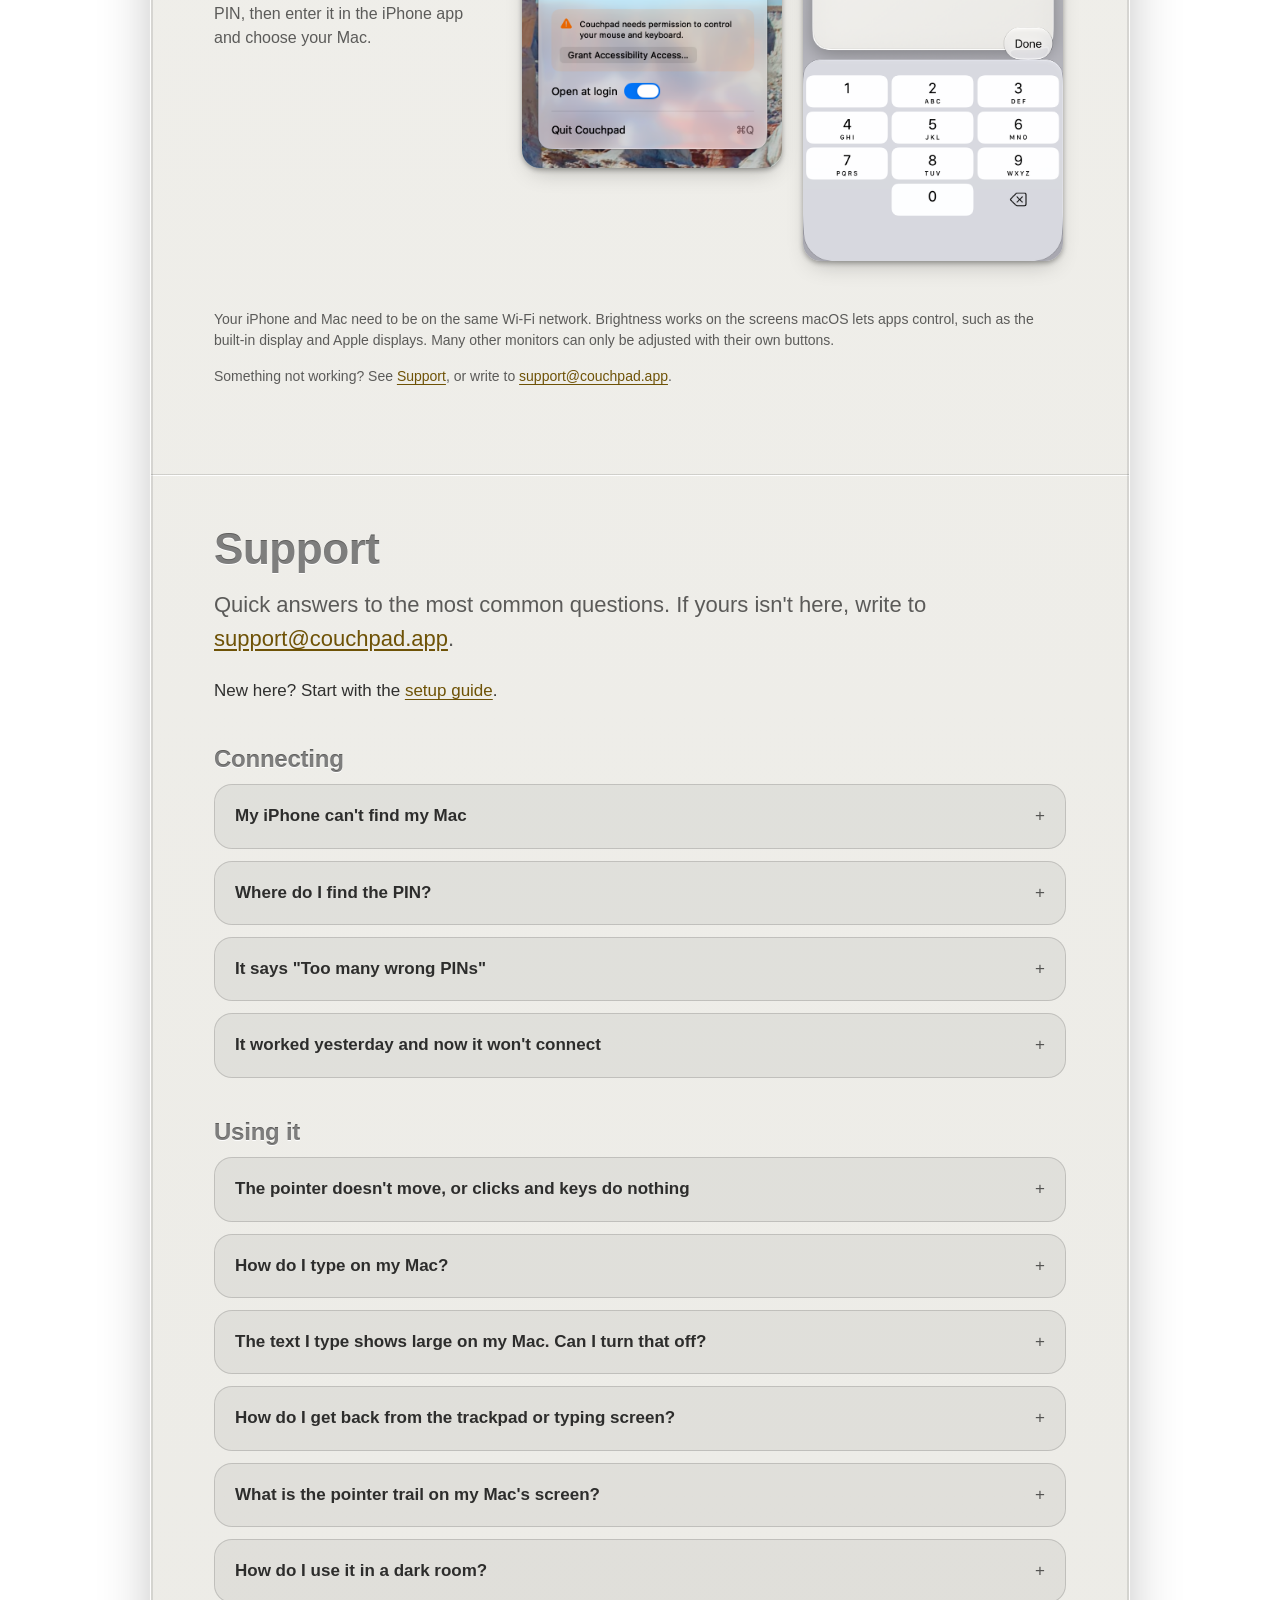
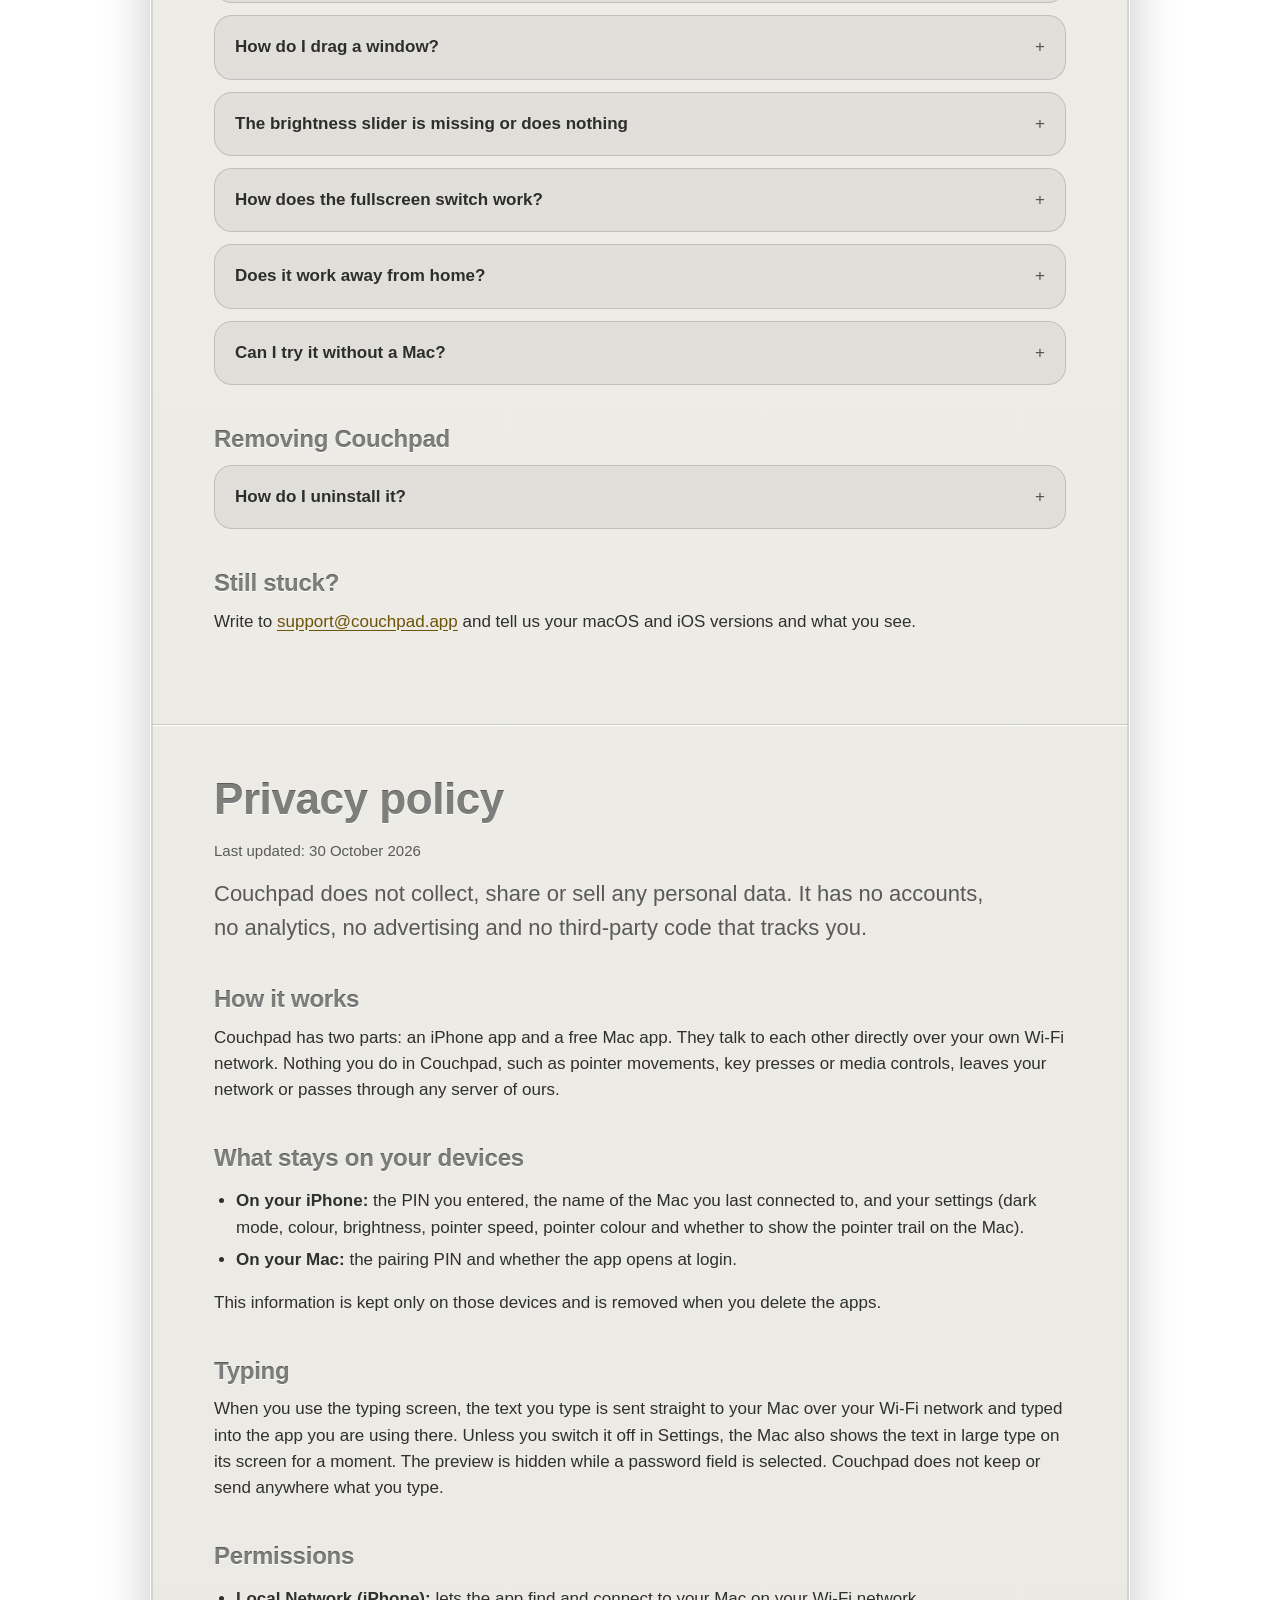
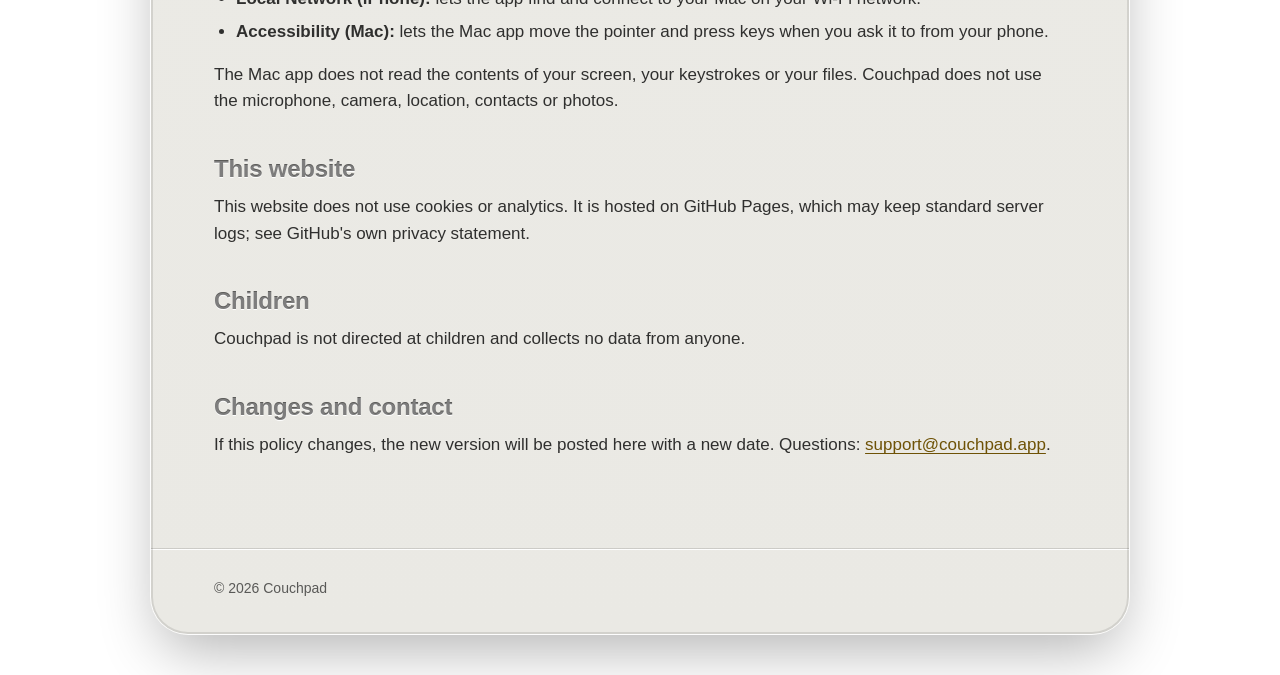
<file: privacy/index.html>
<!doctype html>
<html lang="en">
<head>
<meta charset="utf-8">
<meta name="viewport" content="width=device-width, initial-scale=1">
<title>Couchpad Privacy</title>
<meta name="robots" content="noindex">
<link rel="canonical" href="https://couchpad.app/">
<meta http-equiv="refresh" content="0; url=/#privacy">
<script>location.replace("/" + (location.hash || "#privacy"));</script>
</head>
<body>
<p>This page has moved to <a href="/#privacy">couchpad.app</a>.</p>
</body>
</html>
</file>
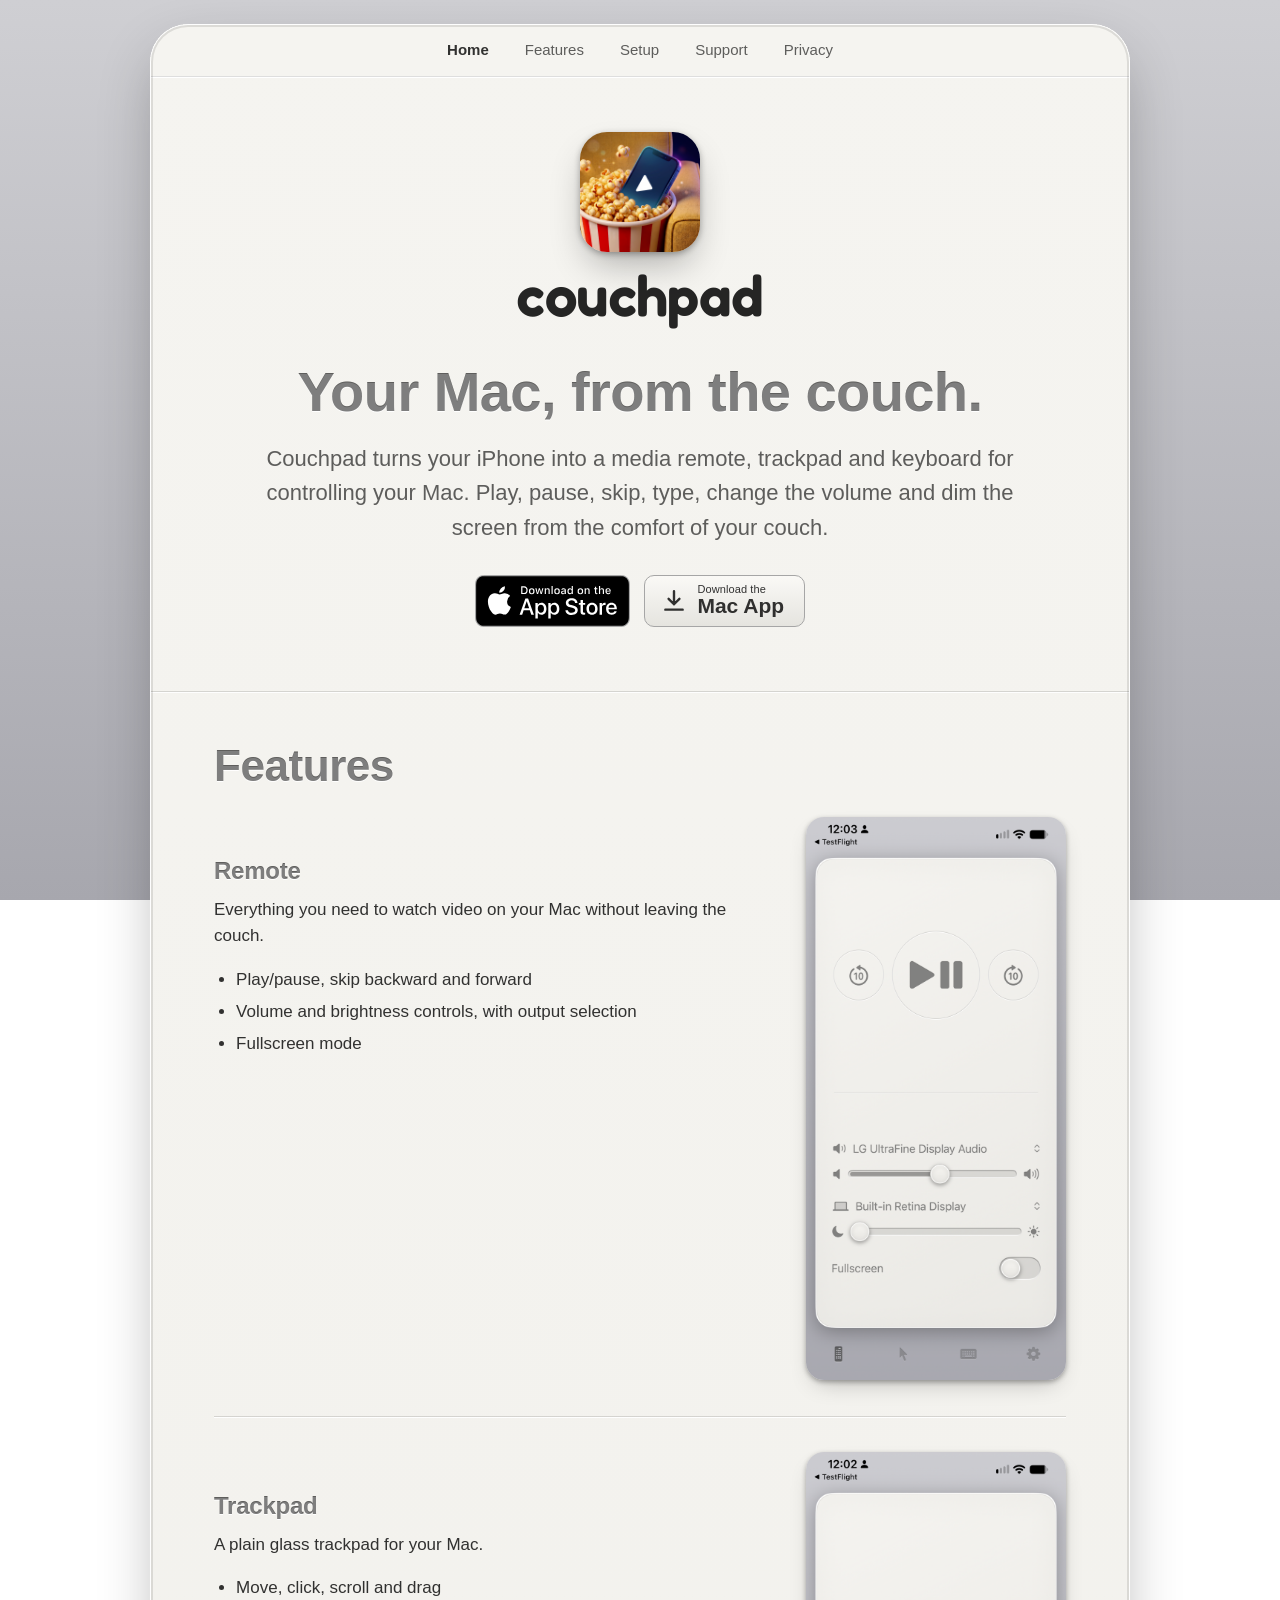
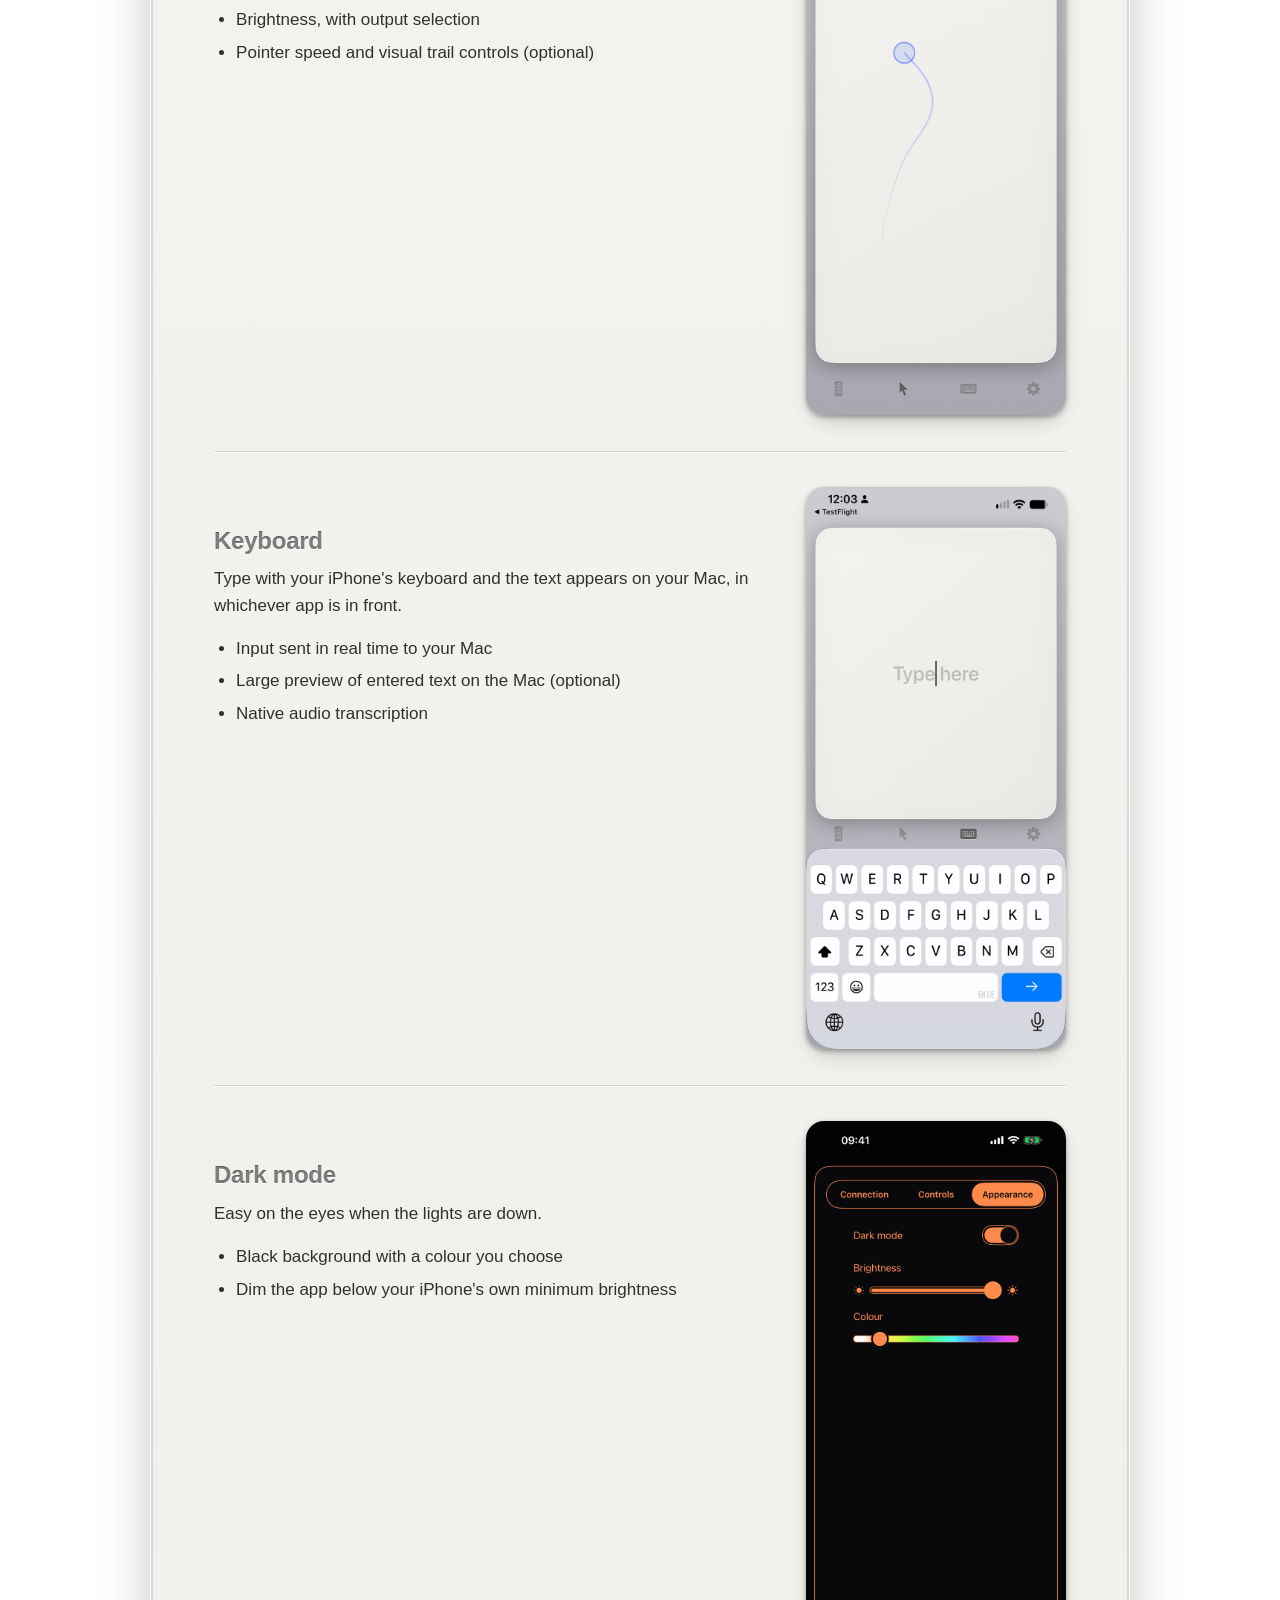
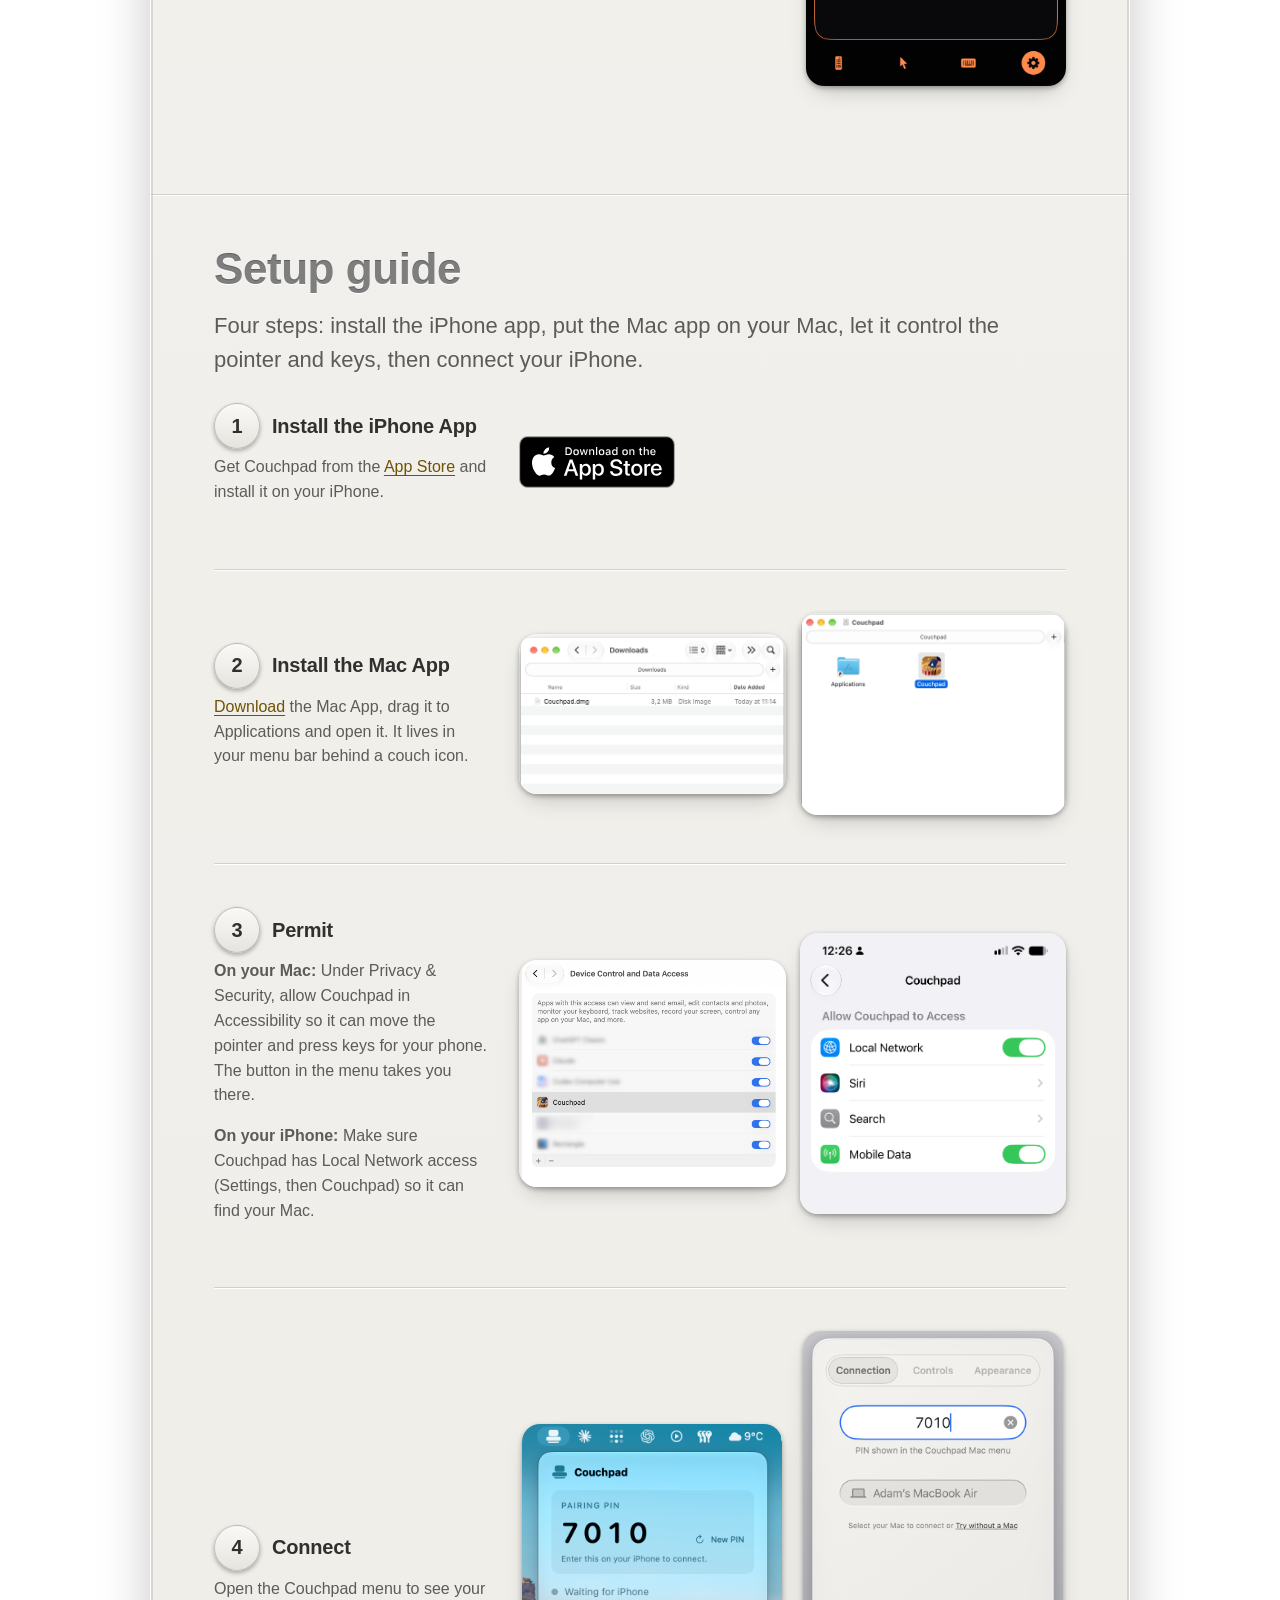
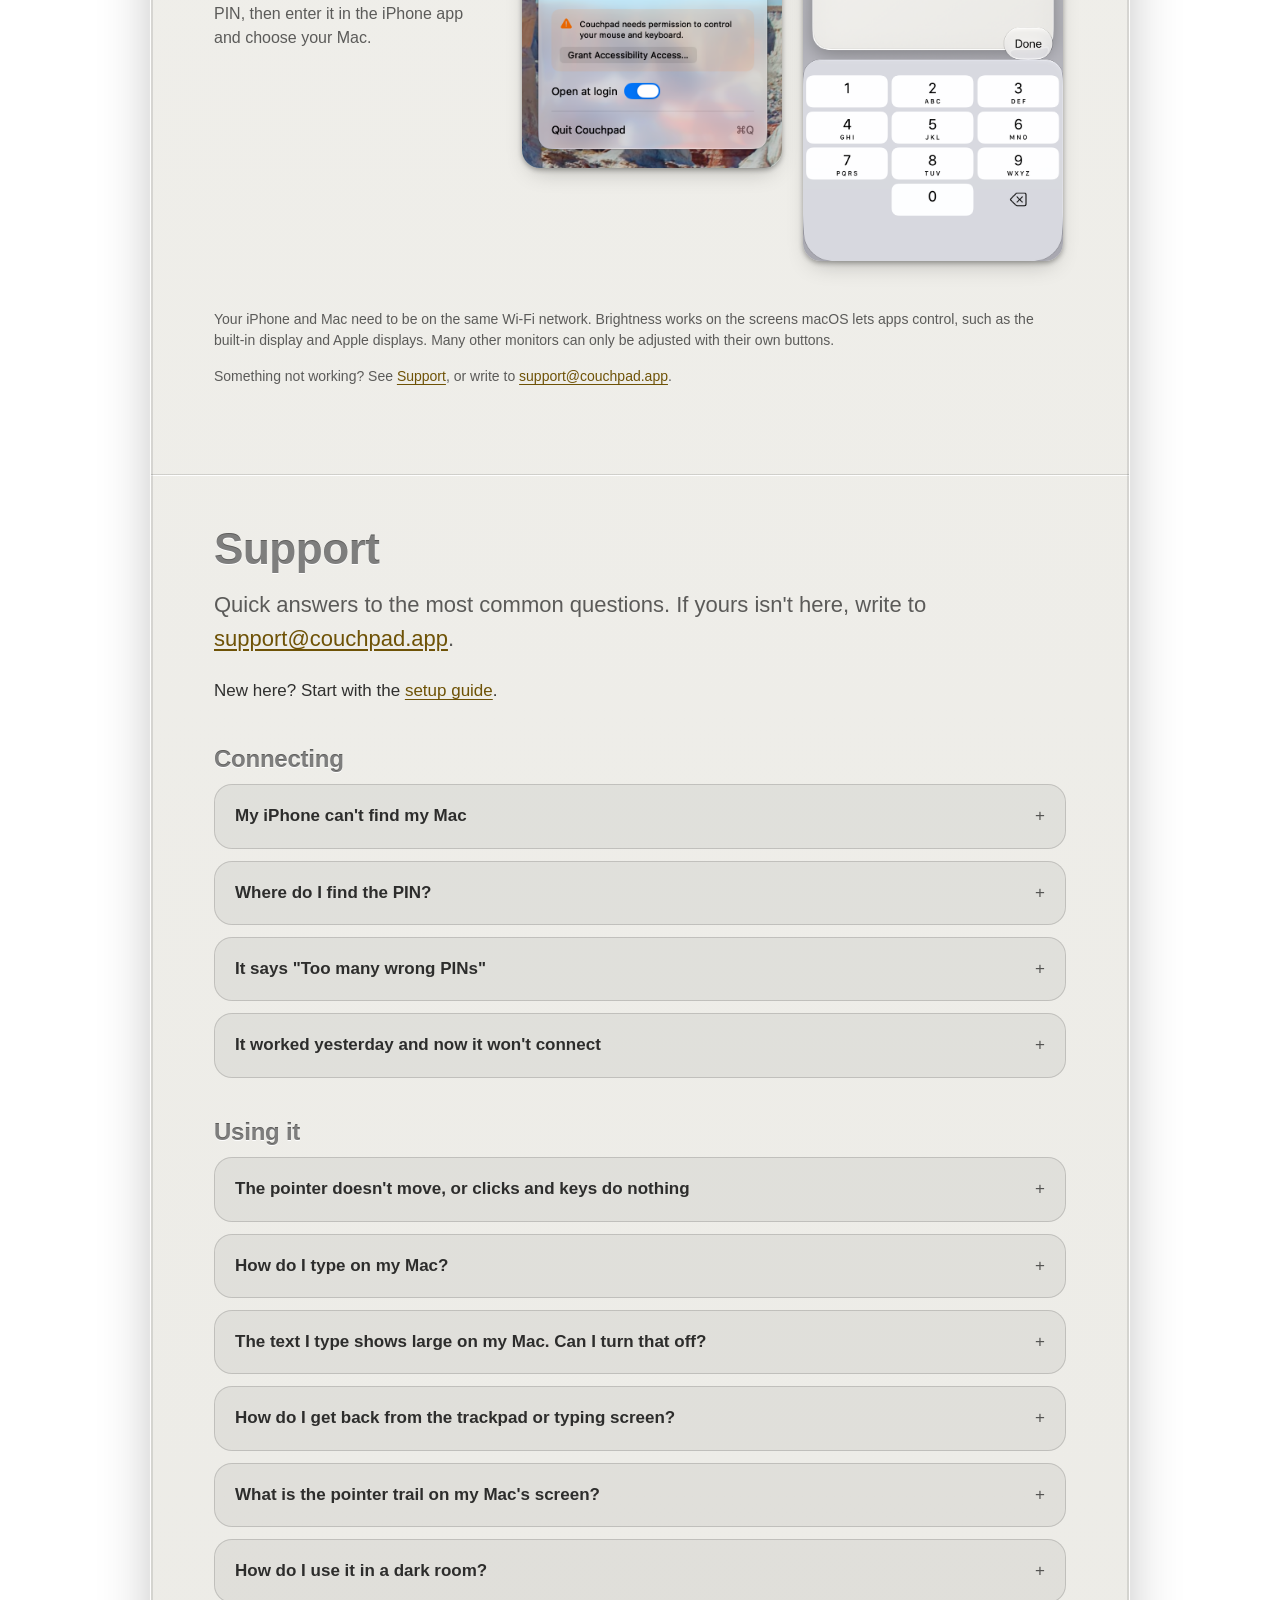
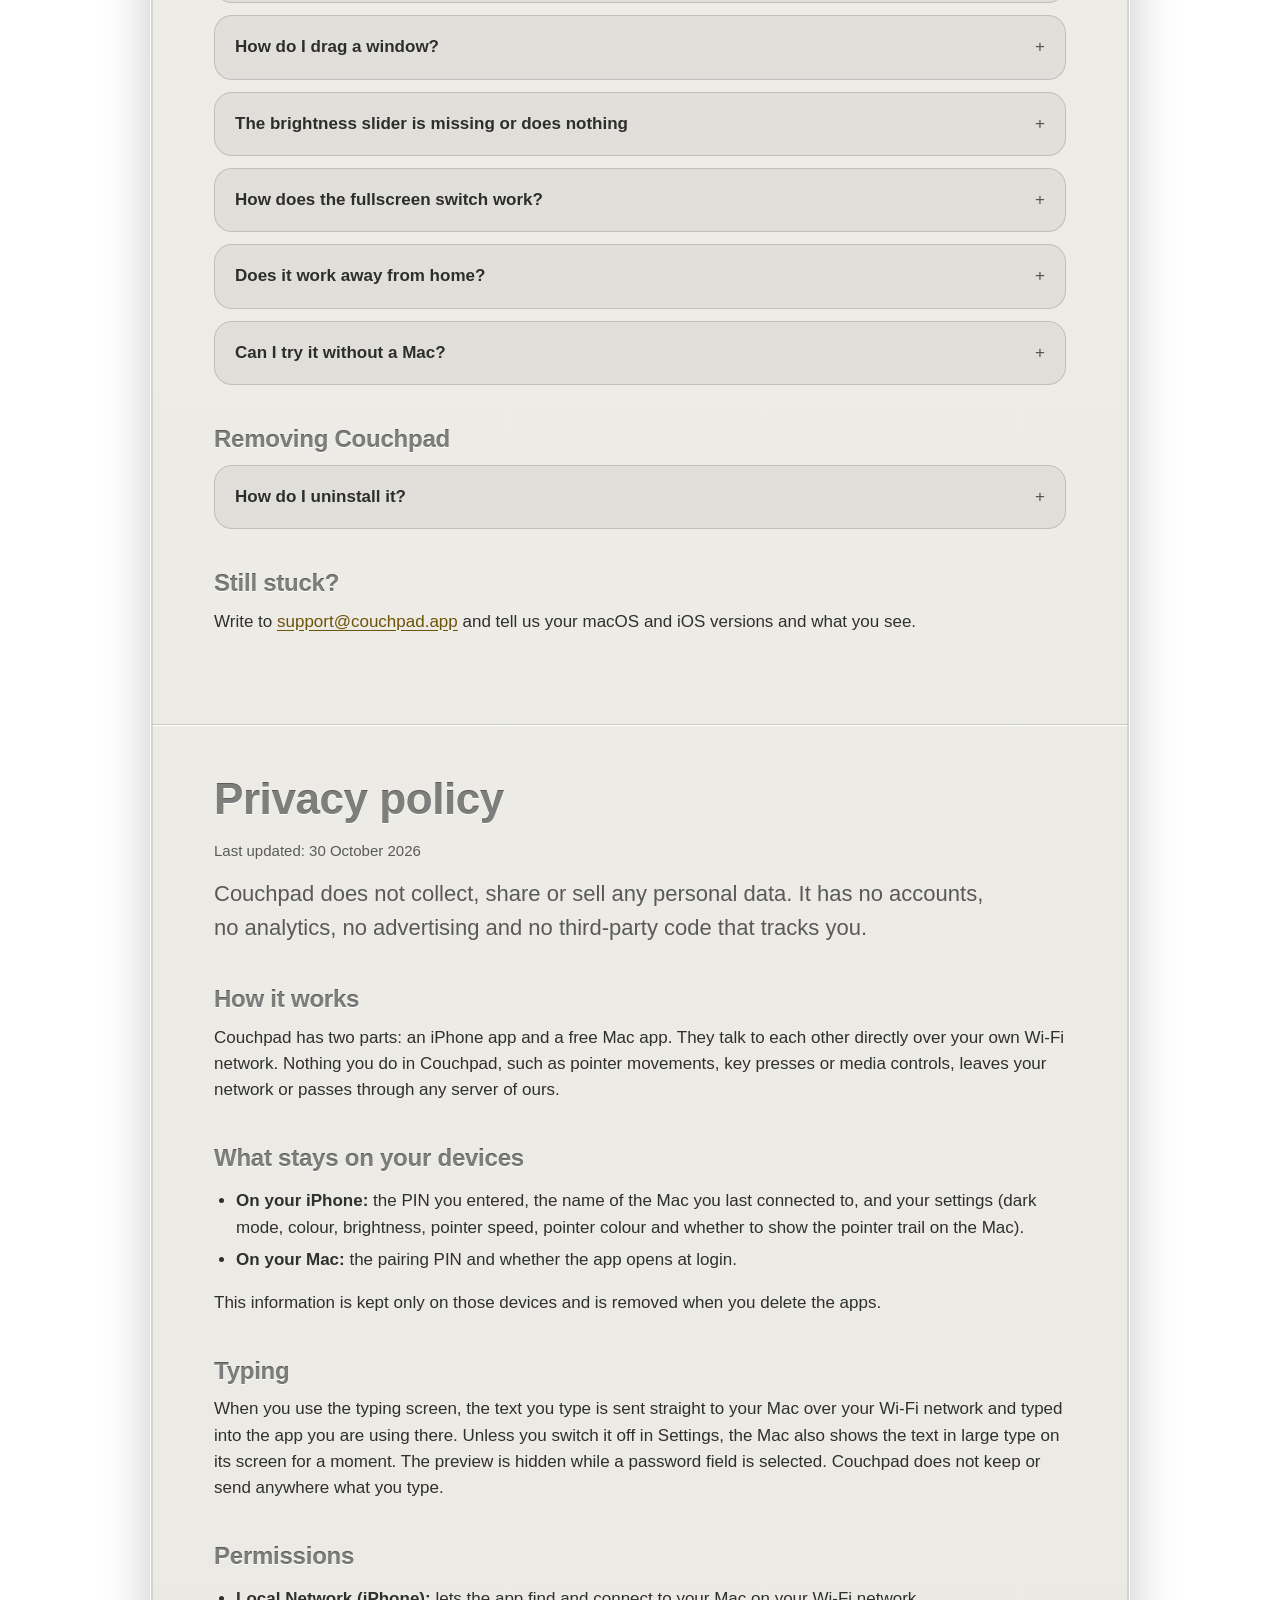
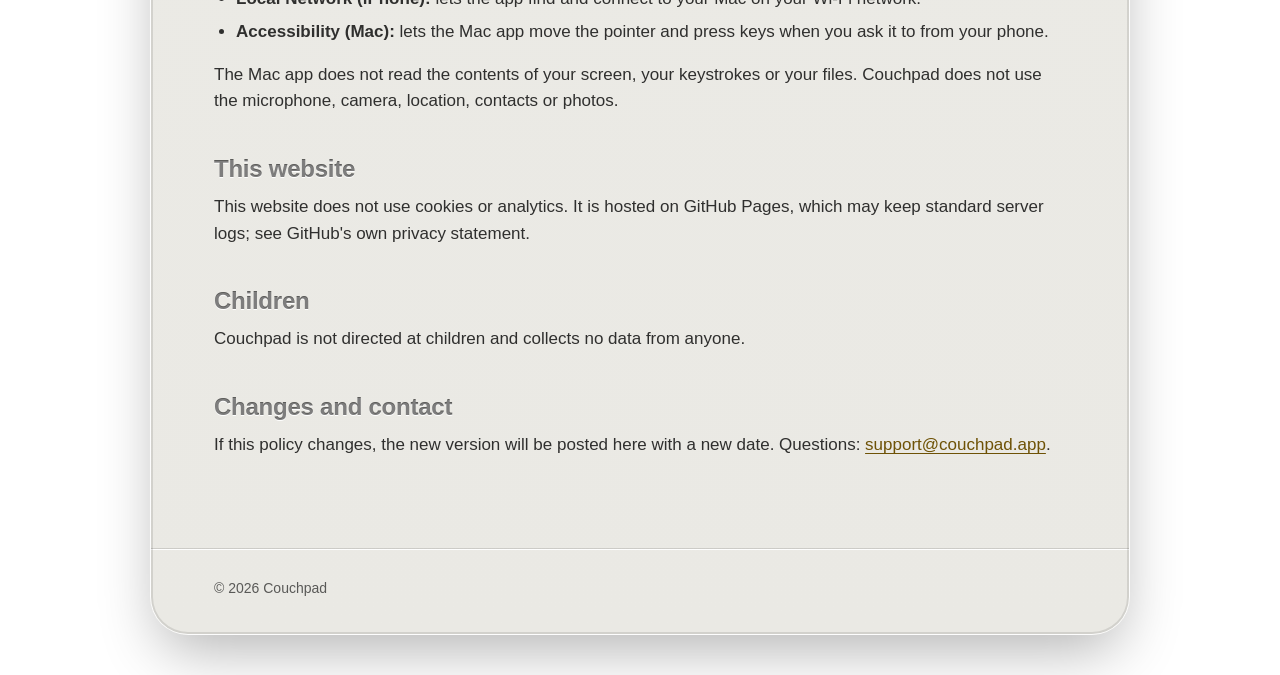
<file: setup/index.html>
<!doctype html>
<html lang="en">
<head>
<meta charset="utf-8">
<meta name="viewport" content="width=device-width, initial-scale=1">
<title>Couchpad Setup</title>
<meta name="robots" content="noindex">
<link rel="canonical" href="https://couchpad.app/">
<meta http-equiv="refresh" content="0; url=/#setup">
<script>location.replace("/" + (location.hash || "#setup"));</script>
</head>
<body>
<p>This page has moved to <a href="/#setup">couchpad.app</a>.</p>
</body>
</html>
</file>
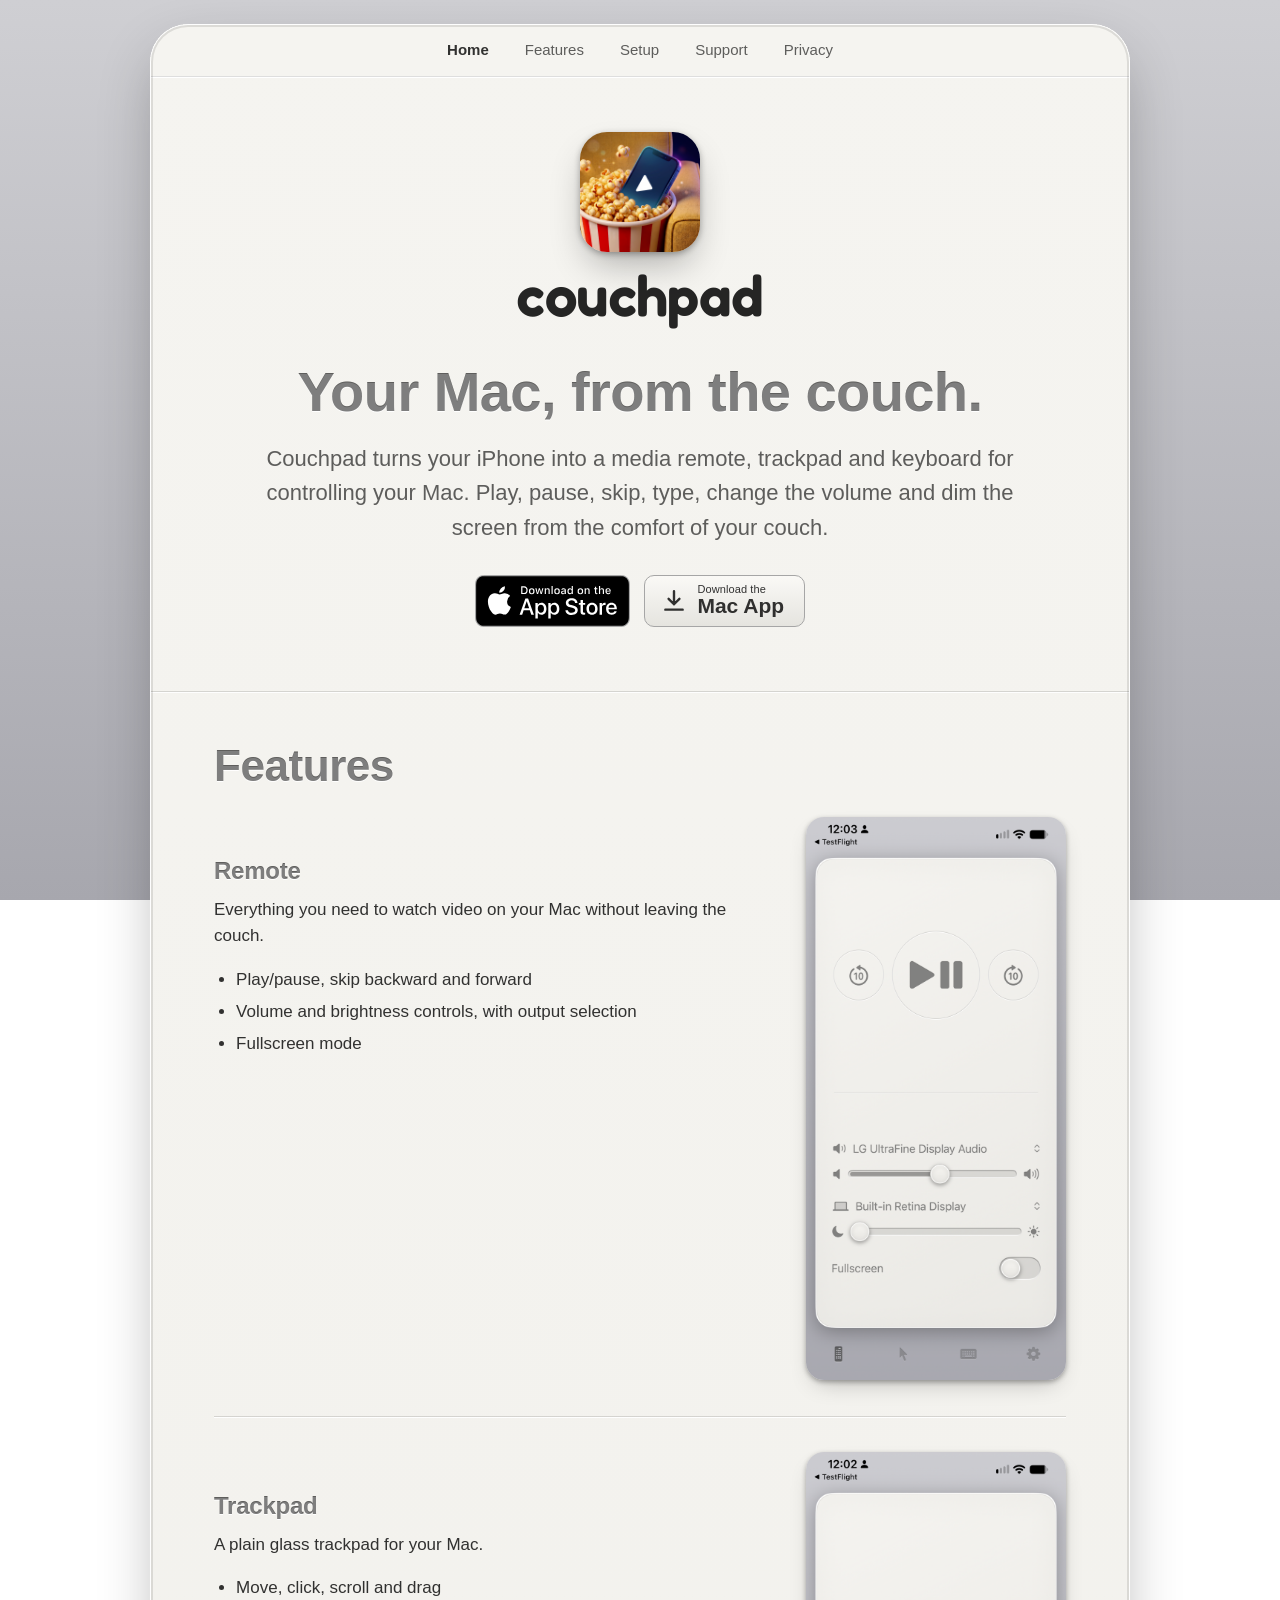
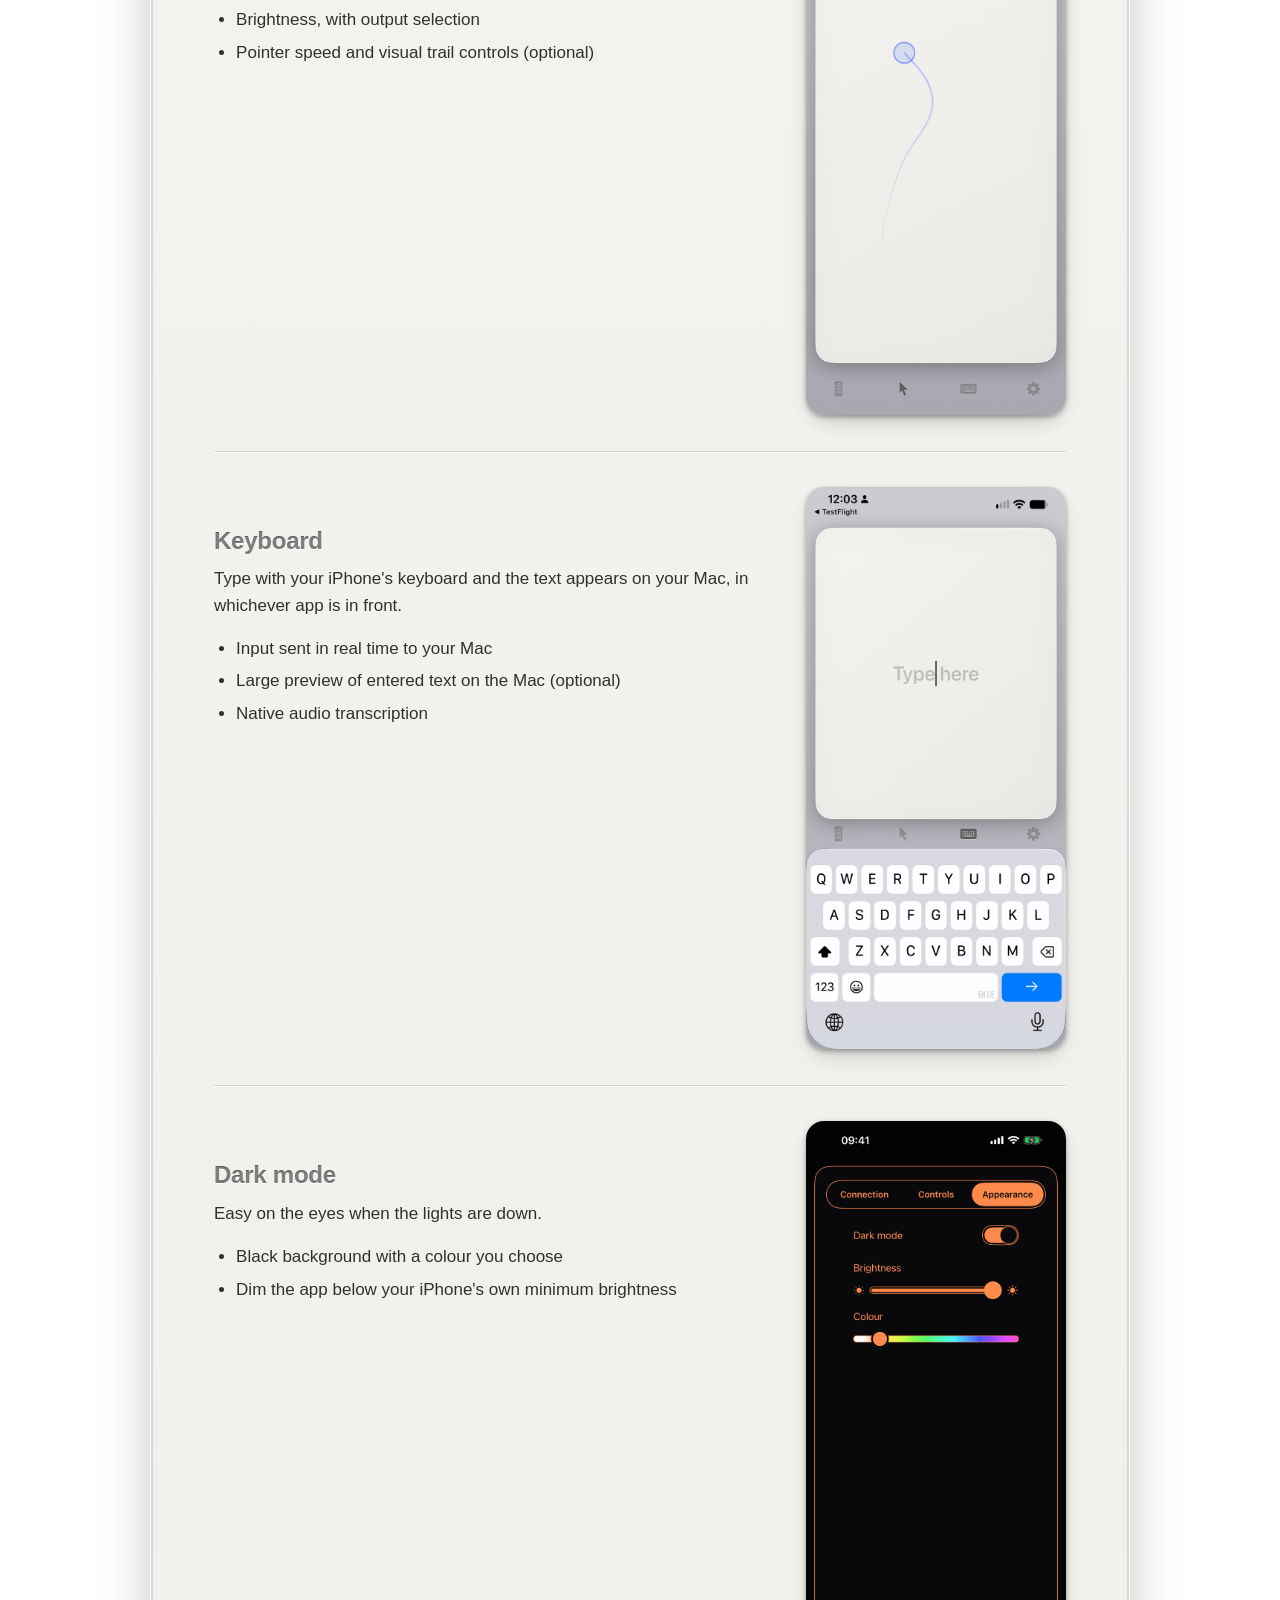
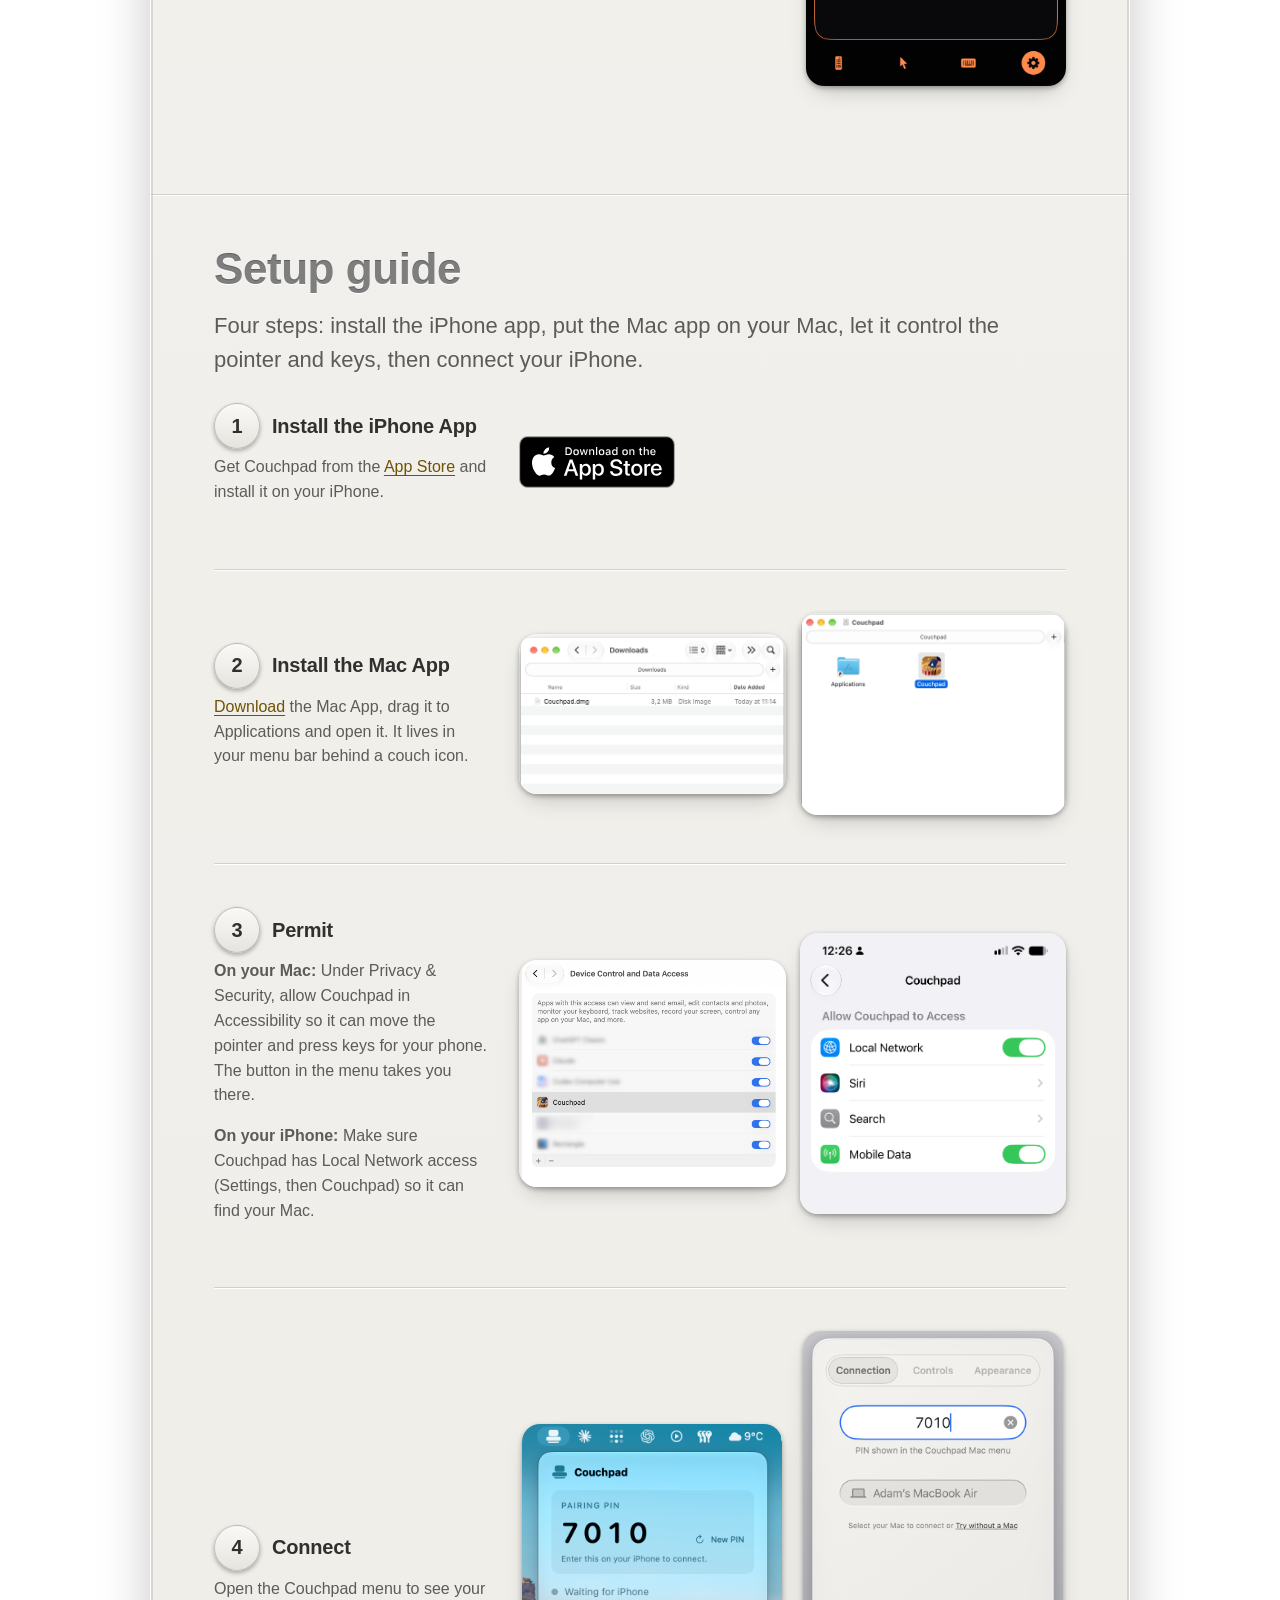
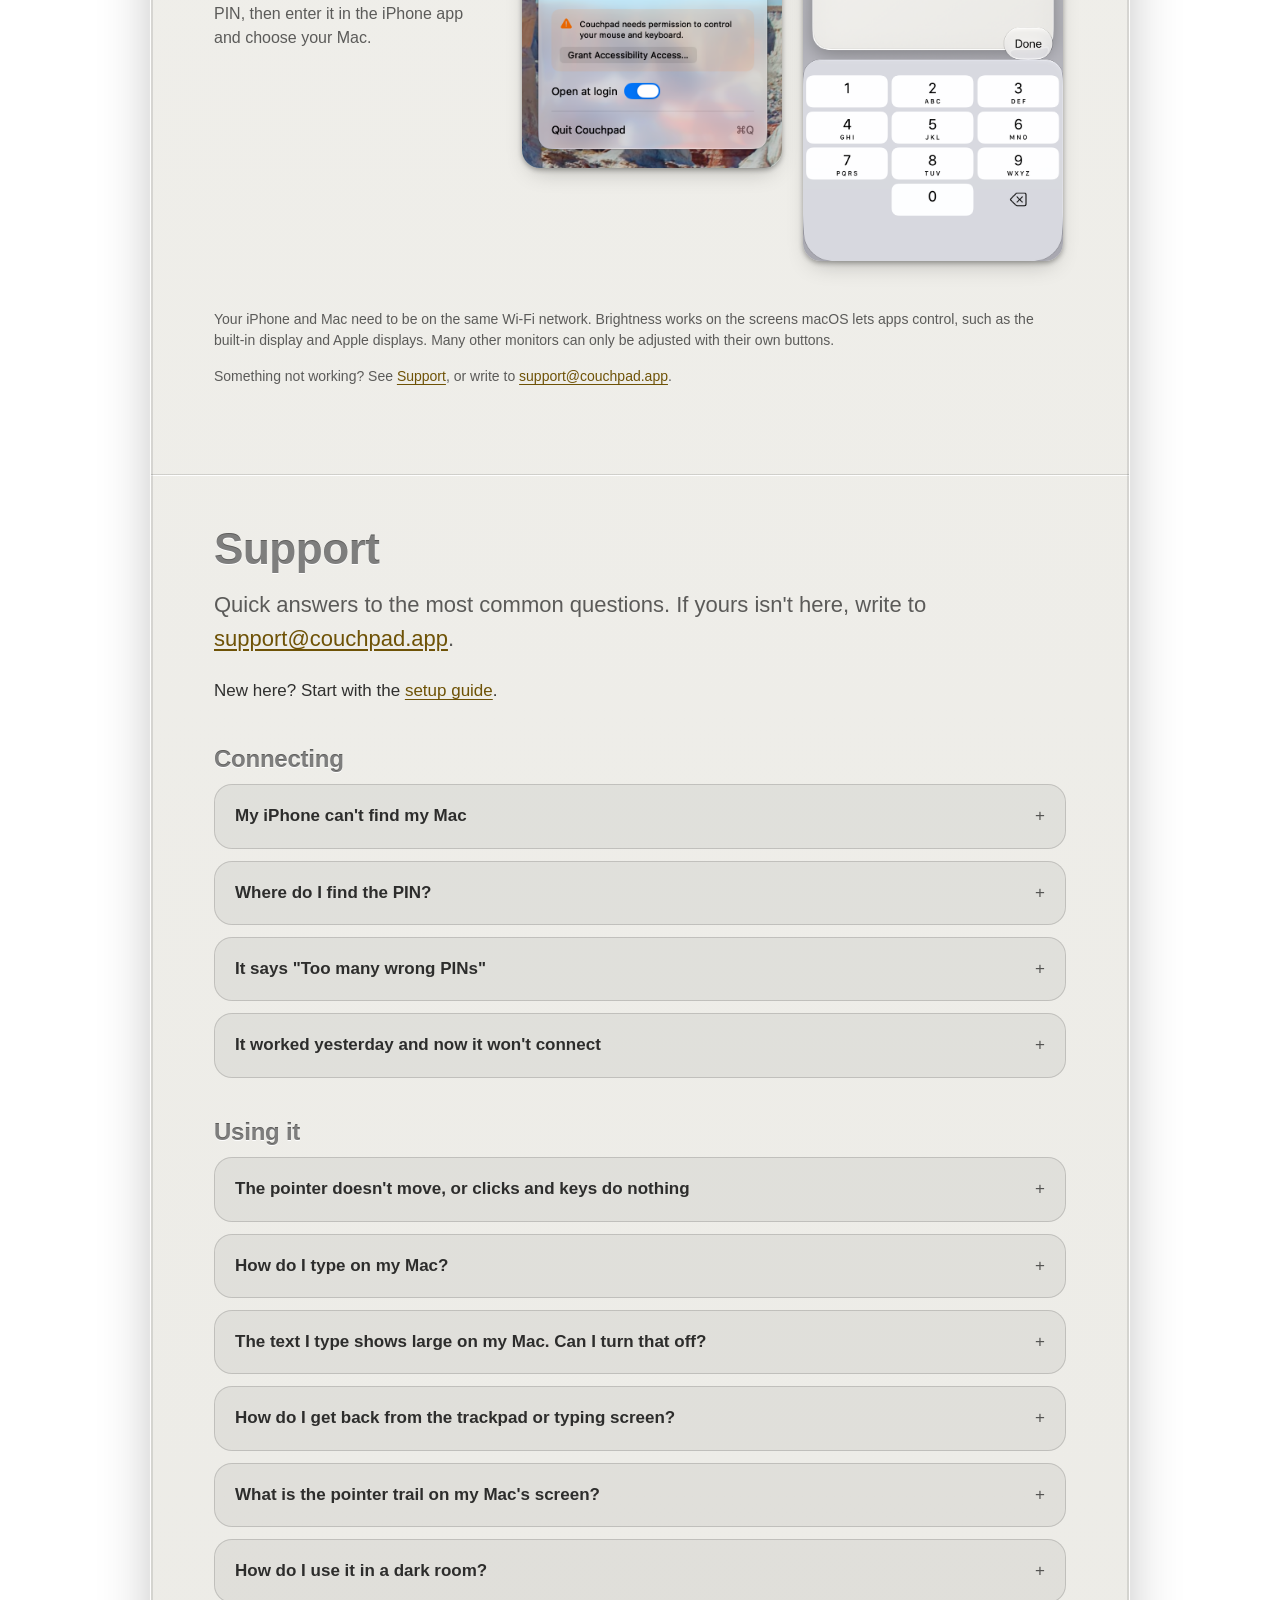
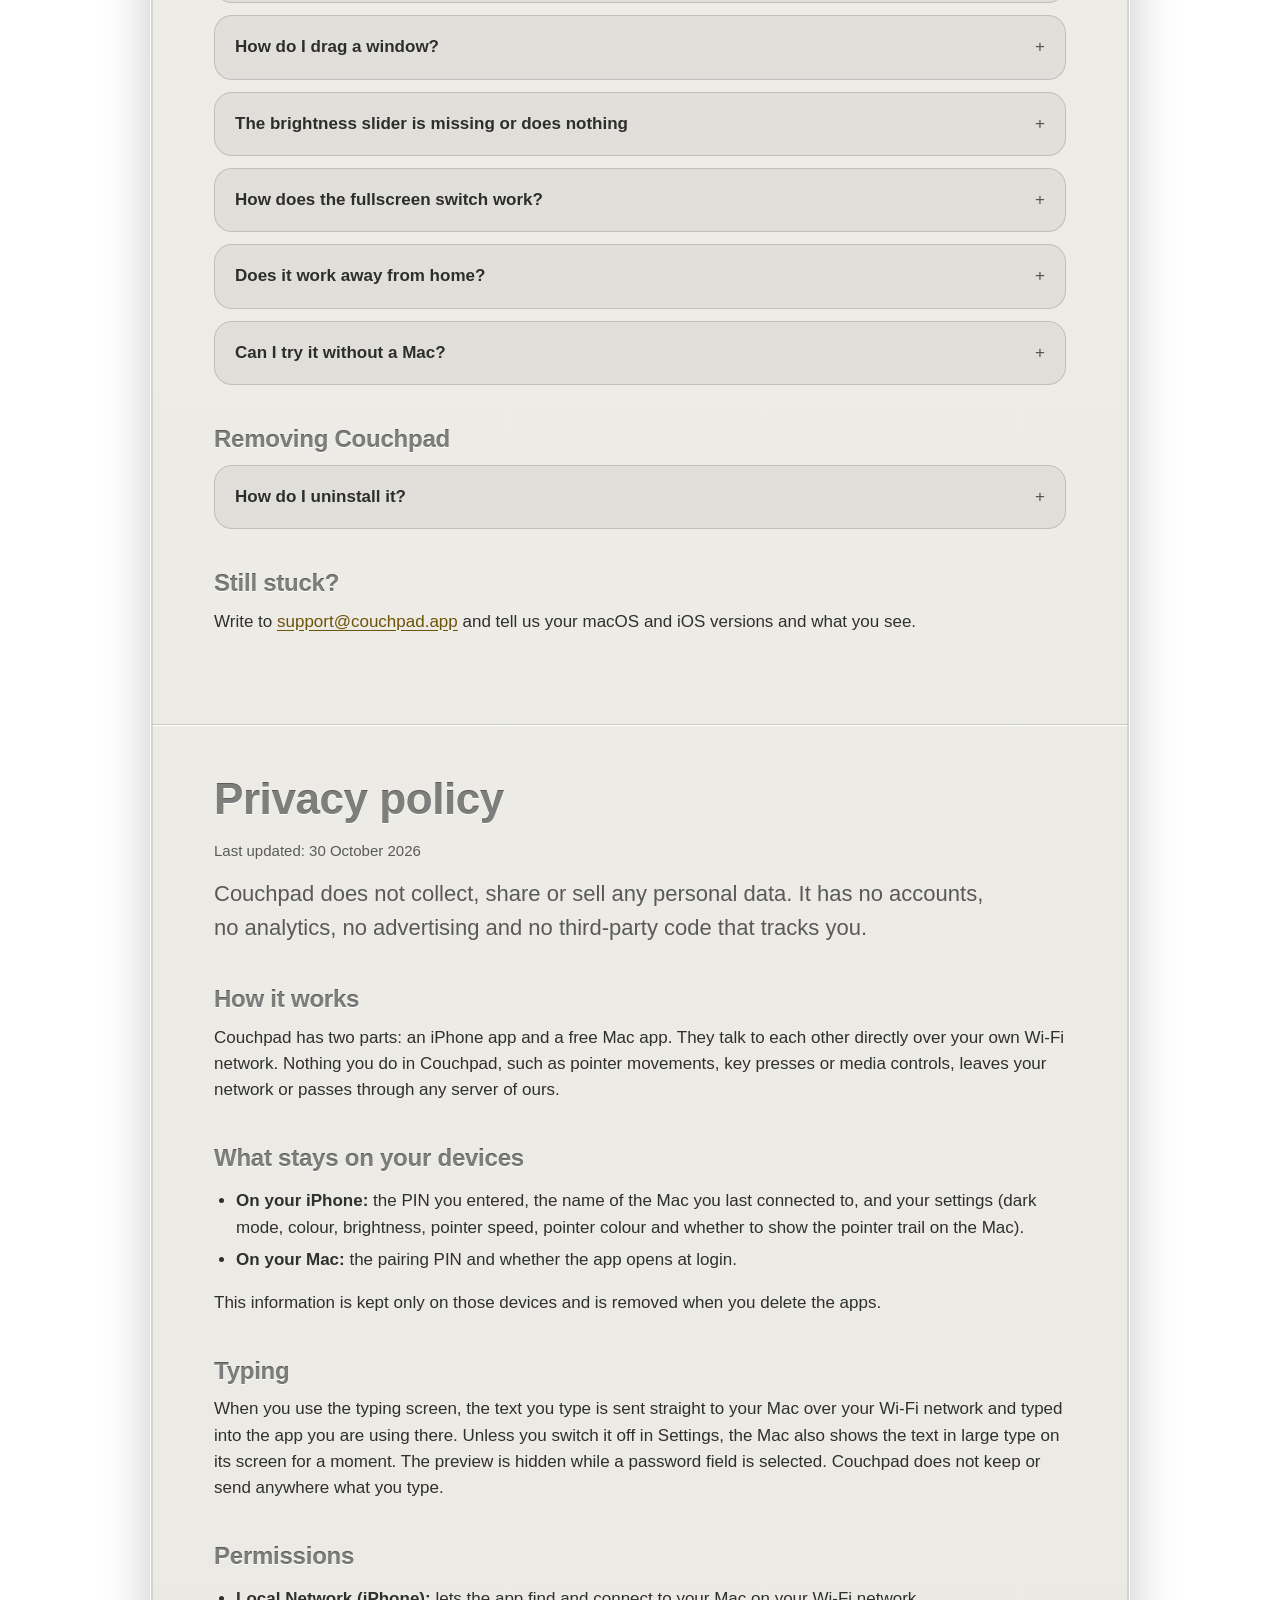
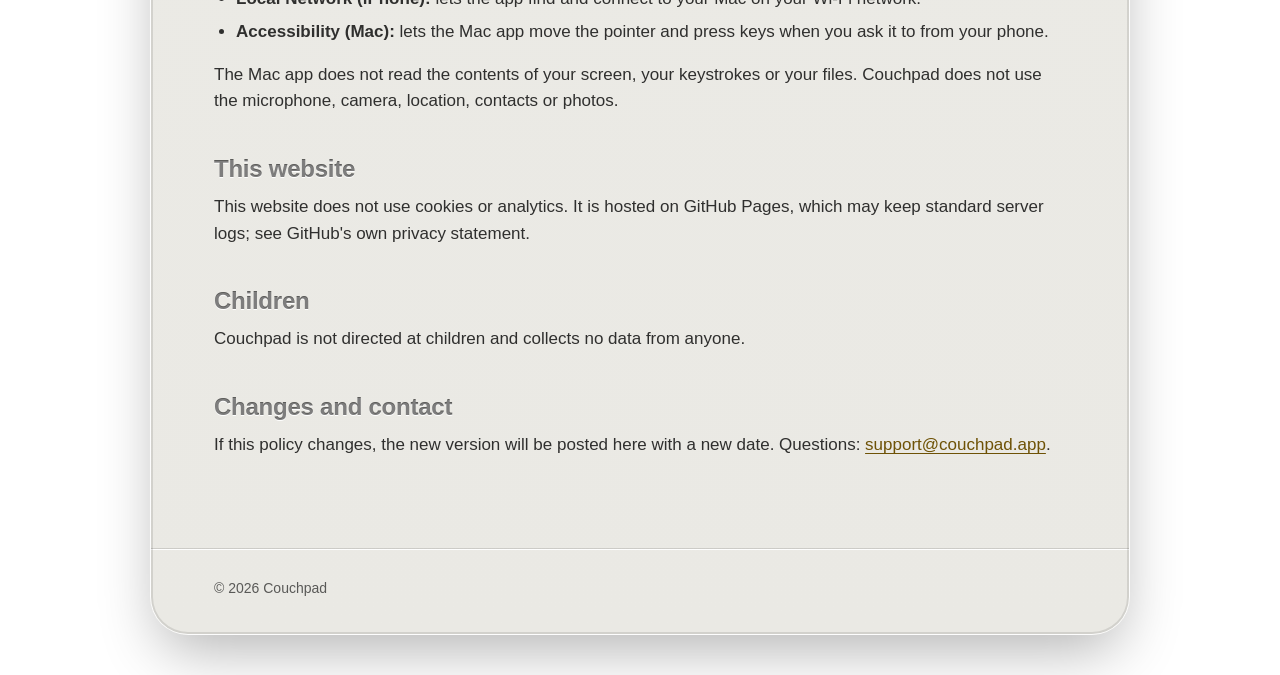
<file: support/index.html>
<!doctype html>
<html lang="en">
<head>
<meta charset="utf-8">
<meta name="viewport" content="width=device-width, initial-scale=1">
<title>Couchpad Support</title>
<meta name="robots" content="noindex">
<link rel="canonical" href="https://couchpad.app/">
<meta http-equiv="refresh" content="0; url=/#support">
<script>location.replace("/" + (location.hash || "#support"));</script>
</head>
<body>
<p>This page has moved to <a href="/#support">couchpad.app</a>.</p>
</body>
</html>
</file>
<file: assets/style.css>
/* Couchpad site: the app's etched-glass look on an aluminium frame, in a light and a dark variant. */

:root {
  color-scheme: light dark;
  --frame-top: #cfcfd3;
  --frame-bottom: #a7a7ae;
  --glass-top: #f5f4f0;
  --glass-bottom: #eae9e4;
  --glass-edge: rgba(255, 255, 255, 0.95);
  --glass-inner: rgba(0, 0, 0, 0.1);
  --shadow: rgba(0, 0, 0, 0.3);
  --ink: rgba(0, 0, 0, 0.8);
  --ink-soft: rgba(0, 0, 0, 0.62);
  --etch: rgba(0, 0, 0, 0.5);
  --etch-light: rgba(255, 255, 255, 0.95);
  --etch-dark: rgba(0, 0, 0, 0.22);
  --rule-dark: rgba(0, 0, 0, 0.13);
  --rule-light: rgba(255, 255, 255, 0.95);
  --pill: rgba(0, 0, 0, 0.055);
  --pill-edge: rgba(0, 0, 0, 0.14);
  --raised-top: #faf9f6;
  --raised-bottom: #e5e4df;
  --raised-edge: rgba(0, 0, 0, 0.2);
  --link: #6e5206;
  --accent: #dba72b;
  --wordmark: rgba(0, 0, 0, 0.85);
}

@media (prefers-color-scheme: dark) {
  :root {
    --frame-top: #3a3a3e;
    --frame-bottom: #1d1d20;
    --glass-top: #313134;
    --glass-bottom: #262629;
    --glass-edge: rgba(255, 255, 255, 0.14);
    --glass-inner: rgba(0, 0, 0, 0.5);
    --shadow: rgba(0, 0, 0, 0.6);
    --ink: rgba(255, 255, 255, 0.9);
    --ink-soft: rgba(255, 255, 255, 0.68);
    --etch: rgba(255, 255, 255, 0.5);
    --etch-light: rgba(0, 0, 0, 0.6);
    --etch-dark: rgba(255, 255, 255, 0.12);
    --rule-dark: rgba(0, 0, 0, 0.55);
    --rule-light: rgba(255, 255, 255, 0.1);
    --pill: rgba(0, 0, 0, 0.22);
    --pill-edge: rgba(255, 255, 255, 0.1);
    --raised-top: #5d5d61;
    --raised-bottom: #424246;
    --raised-edge: rgba(0, 0, 0, 0.55);
    --link: #f0c658;
    --wordmark: #f0c658;
  }
}

/* The wordmark's typeface: Fredoka, under the SIL Open Font Licence (assets/fonts/OFL.txt), served from this site. */
@font-face {
  font-family: "Fredoka";
  src: url("/assets/fonts/Fredoka.woff2") format("woff2");
  font-weight: 300 700;
  font-display: swap;
}

* { box-sizing: border-box; }

html { -webkit-text-size-adjust: 100%; scroll-behavior: smooth; }
@media (prefers-reduced-motion: reduce) { html { scroll-behavior: auto; } }
/* Leave room for the sticky header when jumping to a section or anchor. */
[id] { scroll-margin-top: 60px; }
/* A section's top rule sits just above it. Landing exactly under the 52px header hides that rule
   behind the header, so the header's own engraved line is the only one showing. */
section[id] { scroll-margin-top: 52px; }

body {
  margin: 0;
  min-height: 100vh;
  padding: 24px 16px 40px;
  background: linear-gradient(var(--frame-top), var(--frame-bottom)) fixed;
  color: var(--ink);
  font: 17px/1.55 -apple-system, BlinkMacSystemFont, "SF Pro Text", "Helvetica Neue", Helvetica, Arial, sans-serif;
  -webkit-font-smoothing: antialiased;
}

a { color: var(--link); text-underline-offset: 3px; }
a:hover { text-decoration-thickness: 2px; }
:focus-visible { outline: 3px solid var(--accent); outline-offset: 3px; border-radius: 6px; }

/* The glass pad that holds the page. */
.pad {
  max-width: 980px;
  margin: 0 auto;
  border-radius: 38px;
  background: linear-gradient(var(--glass-top), var(--glass-bottom));
  box-shadow: 0 24px 60px -10px var(--shadow);
  overflow: clip; /* clip, not hidden, so the sticky header still works */
  position: relative;
}
/* The engraved edge sits in an overlay so the header's solid background can't cover it. */
.pad::after {
  content: "";
  position: absolute;
  inset: 0;
  border-radius: inherit;
  pointer-events: none;
  z-index: 20;
  box-shadow:
    inset 0 0 0 1px var(--glass-edge),
    inset 0 0 0 3px var(--glass-inner);
}

.inner { padding-left: clamp(20px, 6vw, 64px); padding-right: clamp(20px, 6vw, 64px); }

/* Engraved lines, built like the app's divider: a faint dark line with a light one right under it. */
.rule { height: 2px; border: 0; margin: 0; background: linear-gradient(var(--rule-dark) 1px, var(--rule-light) 1px); }

/* Etched headings and labels. */
.etched {
  color: var(--etch);
  text-shadow: 0 1px 0 var(--etch-light), 0 -0.5px 0.4px var(--etch-dark);
}

h1, h2, h3 { line-height: 1.15; margin: 0; letter-spacing: -0.01em; }
h1 { font-size: clamp(34px, 6vw, 56px); font-weight: 700; }
h2 { font-size: clamp(26px, 4vw, 34px); font-weight: 700; }
h3 { font-size: 20px; font-weight: 650; }
p { margin: 0 0 1em; }
.lead { font-size: clamp(18px, 2.4vw, 22px); color: var(--ink-soft); max-width: 36em; margin-left: auto; margin-right: auto; }

/* Hero */
.hero { text-align: center; padding-top: 56px; padding-bottom: 64px; }
.hero h1 { max-width: 14em; margin: 0 auto 18px; }

/* The app icon and the wordmark, at the top of the home page. */
.hero-brand { display: flex; flex-direction: column; align-items: center; gap: 14px; margin-bottom: 36px; }
.hero-brand img { width: 120px; height: 120px; border-radius: 22.5%; box-shadow: 0 18px 36px -8px var(--shadow), 0 2px 6px var(--shadow); }
.wordmark {
  color: var(--wordmark);
  font-family: "Fredoka", ui-rounded, "SF Pro Rounded", -apple-system, BlinkMacSystemFont, sans-serif;
  font-weight: 600; font-size: clamp(40px, 9vw, 58px); line-height: 1; letter-spacing: -0.01em;
}
.actions { display: flex; flex-wrap: wrap; gap: 14px; justify-content: center; align-items: center; margin-top: 30px; }

/* A button standing proud of the glass, like the Connect button in the app. */
.button {
  display: inline-flex;
  align-items: center;
  gap: 10px;
  height: 52px;
  padding: 0 20px 0 16px;
  border-radius: 10px;
  border: 1px solid #a6a6a6; /* the badge's outline grey */
  background: linear-gradient(var(--raised-top), var(--raised-bottom));
  color: var(--ink);
  font-weight: 650;
  font-size: 17px;
  text-decoration: none;
}
/* Apple's official badge, used unmodified. */
.app-store { display: inline-flex; line-height: 0; }
.app-store img { display: block; height: 52px; width: auto; }
/* In a setup step, keep the badge at its own size, not the full-width screenshot style. */
.step-shots .app-store { justify-self: start; }
.step-shots .app-store img { width: auto; height: 52px; border-radius: 0; box-shadow: none; }
/* Two lines of text, like the App Store badge beside it. */
.button svg { width: 26px; height: 26px; flex: none; }
.button-label { display: flex; flex-direction: column; line-height: 1.05; text-align: left; }
.button-label small { font-size: 11px; font-weight: 500; letter-spacing: 0.01em; }
.button-label strong { font-size: 21px; font-weight: 650; }
.button:hover { filter: brightness(1.03); }
.button:active { background: var(--pill); }
.note { color: var(--ink-soft); font-size: 15px; }
.fine { color: var(--ink-soft); font-size: 14px; margin-top: 14px; }

/* Sections */
section { padding-top: 56px; padding-bottom: 56px; }
.section-head { margin-bottom: 28px; }
.section-head p { color: var(--ink-soft); margin-top: 8px; max-width: 38em; }

.cards { display: grid; gap: 18px; grid-template-columns: repeat(auto-fit, minmax(250px, 1fr)); }
.card {
  padding: 24px;
  border-radius: 24px;
  background: var(--pill);
  border: 1px solid var(--pill-edge);
  box-shadow: inset 0 1px 3px rgba(0, 0, 0, 0.1), 0 1px 0 var(--rule-light);
}
.card h3 { margin-bottom: 10px; }
.card p, .card li { color: var(--ink-soft); font-size: 16px; }
.card ul { margin: 0; padding-left: 1.1em; }
.card li { margin-bottom: 4px; }

.steps { counter-reset: step; display: grid; gap: 18px; grid-template-columns: repeat(auto-fit, minmax(230px, 1fr)); padding: 0; margin: 0; list-style: none; }
.steps li { counter-increment: step; padding: 4px 0; }
.steps h3 { display: flex; align-items: center; gap: 12px }
.steps h3::before {
  content: counter(step);
  display: grid; place-items: center;
  width: 44px; height: 44px;
  border-radius: 50%;
  border: 1px solid var(--raised-edge);
  background: linear-gradient(var(--raised-top), var(--raised-bottom));
  box-shadow: inset 0 1px 0 rgba(255, 255, 255, 0.55), 0 2px 4px var(--shadow);
  font-weight: 700;
}
.steps h3 { margin-bottom: 6px; }
.steps p { color: var(--ink-soft); font-size: 16px; }
.step-shots { display: grid; gap: 14px; grid-template-columns: 1fr; align-items: center; }
.step-shots img { display: block; width: 100%; height: auto; border-radius: 18px; box-shadow: 0 10px 24px -10px var(--shadow), 0 2px 5px var(--shadow); }
/* Phone screenshots are tall; keep them narrow. */
.step-shots img[height="1425"] { max-width: 260px; justify-self: center; }
/* The setup guide lays each step out as a row: its words, then its screenshots. */
.page.guide { max-width: 980px; }
.guide .steps { grid-template-columns: 1fr; gap: 44px; padding: 0; }
.guide .steps li { margin-bottom: 0; }
.guide .steps + .fine { margin-top: 44px; }
/* The same etched line as the page's <hr>s, between steps (an <hr> isn't allowed inside a list). */
.guide .steps li + li { position: relative; padding-top: 44px; }
.guide .steps li + li::before { content: ""; position: absolute; top: 0; left: 0; right: 0; height: 2px; background: linear-gradient(var(--rule-dark) 1px, var(--rule-light) 1px); }
@media (min-width: 760px) {
  .guide .steps li { display: grid; grid-template-columns: minmax(200px, 1fr) 2fr; gap: 32px; align-items: center; }
  .step-shots { grid-template-columns: 1fr 1fr; }
}

/* Features: each one is its words, then a phone screenshot. */
.feature { padding: 36px 0; }
.feature:first-child { padding-top: 12px; }
.feature + .feature { position: relative; }
.feature + .feature::before { content: ""; position: absolute; top: 0; left: 0; right: 0; height: 2px; background: linear-gradient(var(--rule-dark) 1px, var(--rule-light) 1px); }
.feature-text .sub { margin-top: 0; }
.feature-shot img { display: block; width: 100%; max-width: 260px; height: auto; border-radius: 18px; box-shadow: 0 10px 24px -10px var(--shadow), 0 2px 5px var(--shadow); }
@media (max-width: 759px) { .feature-shot { margin-top: 20px; } }
@media (min-width: 760px) {
  .feature { display: grid; grid-template-columns: 1fr 260px; gap: 32px; align-items: start; }
}

/* Text pages (support, privacy) */
.page { padding-top: 48px; padding-bottom: 72px; max-width: 760px; margin: 0 auto; }
.page h1, .page .title { font-size: clamp(30px, 5vw, 44px); margin-bottom: 14px; }
.page .sub { font-size: 24px; margin: 40px 0 12px; }
.page ul, .page ol { padding-left: 1.3em; }
.page li { margin-bottom: 6px; }
.meta { color: var(--ink-soft); font-size: 15px; }

details { border-radius: 18px; background: var(--pill); border: 1px solid var(--pill-edge); padding: 4px 20px; margin-bottom: 12px; }
summary { cursor: pointer; font-weight: 600; padding: 14px 0; list-style: none; display: flex; justify-content: space-between; gap: 16px; }
summary::-webkit-details-marker { display: none; }
summary::after { content: "+"; color: var(--ink-soft); font-weight: 500; }
details[open] summary::after { content: "–"; }
details > :not(summary) { color: var(--ink-soft); }
details p:last-child, details ul:last-child, details ol:last-child { margin-bottom: 16px; }
kbd { font: 14px ui-monospace, SFMono-Regular, Menlo, monospace; padding: 1px 6px; border-radius: 6px; background: var(--pill); border: 1px solid var(--pill-edge); }

/* Header */
.site-header { position: sticky; top: 0; z-index: 10; height: 52px; display: flex; align-items: center; background: var(--glass-top); box-shadow: 0 1px 0 var(--rule-dark), 0 2px 0 var(--rule-light); font-size: 15px; }
.site-header nav { display: flex; flex-wrap: wrap; justify-content: center; gap: 6px 36px; width: 100%; }
.site-header a { color: var(--ink-soft); text-decoration: none; }
.site-header a:hover, .site-header a[aria-current] { color: var(--ink); }
.site-header a[aria-current] { font-weight: 600; }

/* Footer */
.site-footer { padding-top: 28px; padding-bottom: 36px; color: var(--ink-soft); font-size: 14px; }

@media (max-width: 560px) {
  body { padding: 12px 10px 28px; }
  .pad { border-radius: 28px; }
  section { padding-top: 40px; padding-bottom: 40px; }
}

/* Screenshots */
.shots { display: grid; gap: 28px 24px; grid-template-columns: repeat(auto-fit, minmax(220px, 1fr)); align-items: start; }
.shots figure { margin: 0; }
.shots .wide { grid-column: 1 / -1; }
.shots img { display: block; width: 100%; height: auto; border-radius: 26px; box-shadow: 0 18px 40px -12px var(--shadow), 0 2px 6px var(--shadow); }
.shots .mac img { border-radius: 22px; }
.shots figure:not(.wide) img { max-width: 340px; margin: 0 auto; }
.shots .mac img { max-width: 100%; }
.shots figcaption { margin-top: 14px; text-align: center; color: var(--ink-soft); font-size: 15px; }
@media (min-width: 820px) {
  .shots { grid-template-columns: repeat(4, 1fr); }
  /* The Mac menu is the odd one out in shape, so it sits level with the middle of the phone screens. */
  .shots .mac { align-self: center; }
}
</file>
